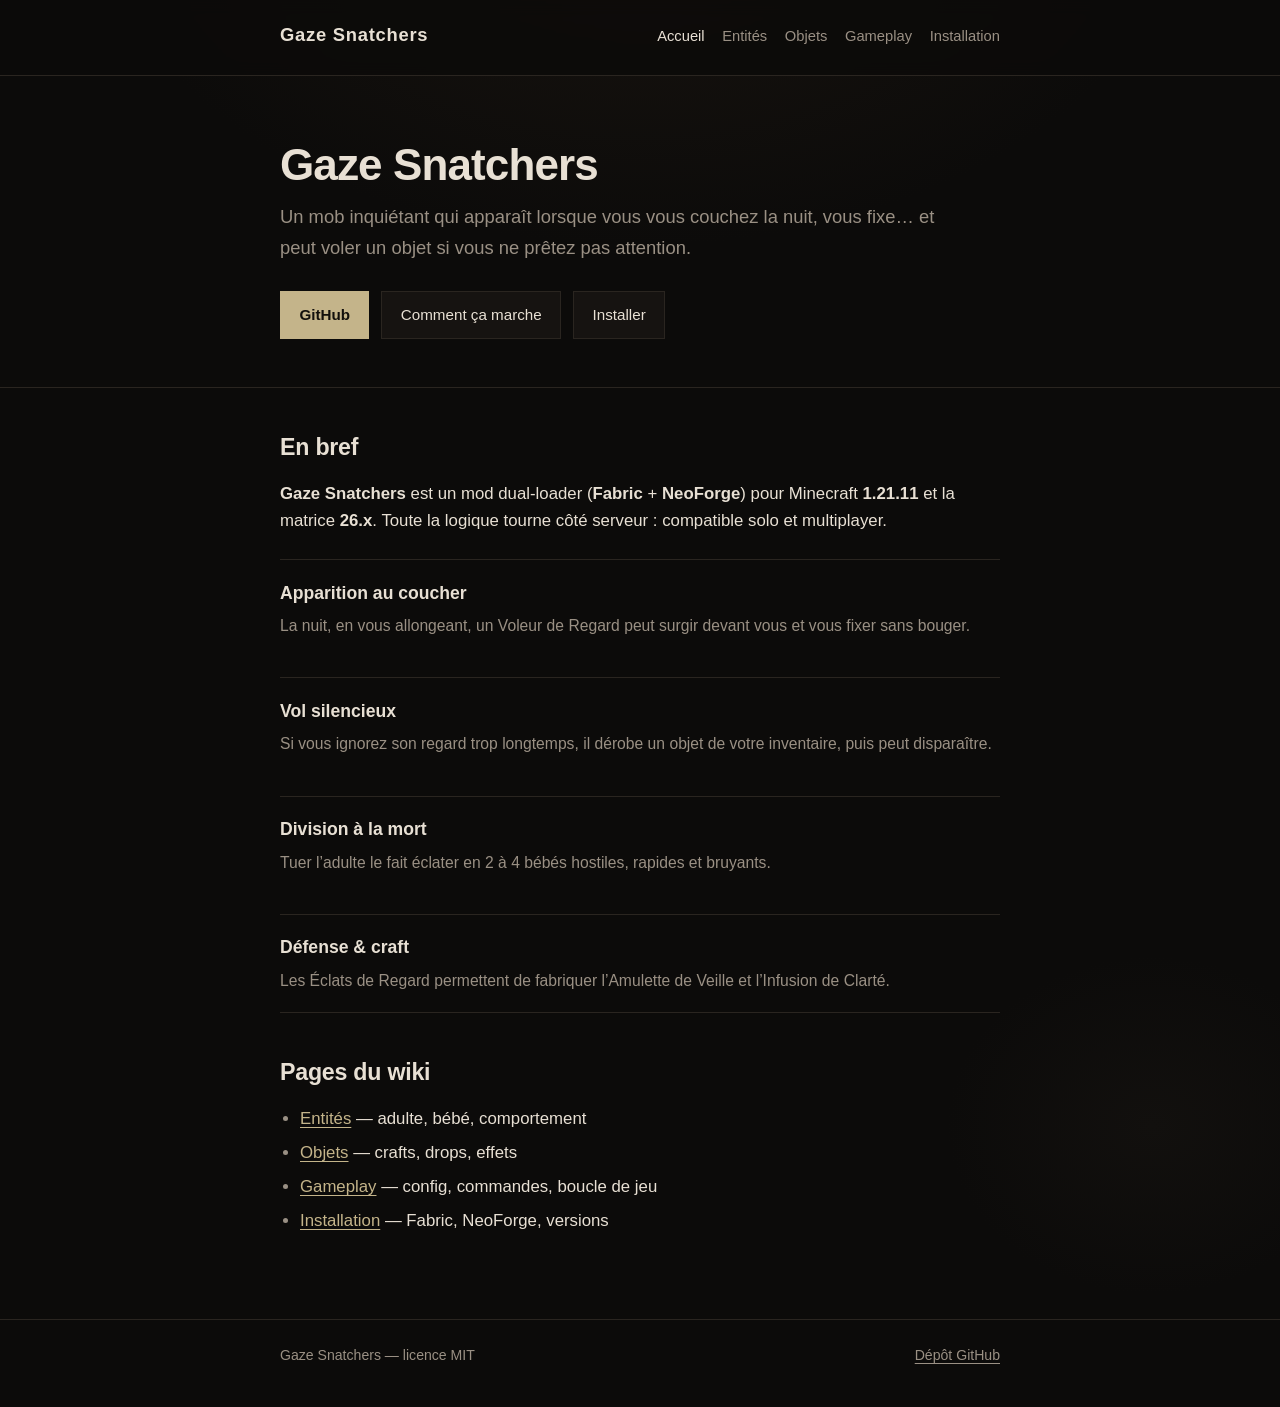
<file: index.html>
<!DOCTYPE html>
<html lang="fr">
<head>
  <meta charset="utf-8">
  <meta name="viewport" content="width=device-width, initial-scale=1">
  <title>Gaze Snatchers — Wiki</title>
  <meta name="description" content="Wiki du mod Minecraft Gaze Snatchers : un mob qui vous fixe pendant votre sommeil et peut voler vos objets.">
  <link rel="stylesheet" href="assets/style.css">
</head>
<body>
  <header class="site-header">
    <div class="wrap">
      <a class="brand" href="index.html">Gaze Snatchers</a>
      <nav>
        <ul class="nav">
          <li><a href="index.html" aria-current="page">Accueil</a></li>
          <li><a href="entities.html">Entités</a></li>
          <li><a href="items.html">Objets</a></li>
          <li><a href="gameplay.html">Gameplay</a></li>
          <li><a href="install.html">Installation</a></li>
        </ul>
      </nav>
    </div>
  </header>

  <section class="hero">
    <div class="wrap">
      <h1>Gaze Snatchers</h1>
      <p class="lead">
        Un mob inquiétant qui apparaît lorsque vous vous couchez la nuit,
        vous fixe… et peut voler un objet si vous ne prêtez pas attention.
      </p>
      <div class="cta-row">
        <a class="btn btn-primary" href="https://github.com/Jason54jg/Gaze-Snatchers">GitHub</a>
        <a class="btn" href="gameplay.html">Comment ça marche</a>
        <a class="btn" href="install.html">Installer</a>
      </div>
    </div>
  </section>

  <main class="wrap">
    <h2>En bref</h2>
    <p>
      <strong>Gaze Snatchers</strong> est un mod dual-loader
      (<strong>Fabric</strong> + <strong>NeoForge</strong>) pour
      Minecraft <strong>1.21.11</strong> et la matrice <strong>26.x</strong>.
      Toute la logique tourne côté serveur : compatible solo et multiplayer.
    </p>

    <div class="features">
      <div class="feature">
        <h3>Apparition au coucher</h3>
        <p>La nuit, en vous allongeant, un Voleur de Regard peut surgir devant vous et vous fixer sans bouger.</p>
      </div>
      <div class="feature">
        <h3>Vol silencieux</h3>
        <p>Si vous ignorez son regard trop longtemps, il dérobe un objet de votre inventaire, puis peut disparaître.</p>
      </div>
      <div class="feature">
        <h3>Division à la mort</h3>
        <p>Tuer l’adulte le fait éclater en 2 à 4 bébés hostiles, rapides et bruyants.</p>
      </div>
      <div class="feature">
        <h3>Défense &amp; craft</h3>
        <p>Les Éclats de Regard permettent de fabriquer l’Amulette de Veille et l’Infusion de Clarté.</p>
      </div>
    </div>

    <h2>Pages du wiki</h2>
    <ul>
      <li><a href="entities.html">Entités</a> — adulte, bébé, comportement</li>
      <li><a href="items.html">Objets</a> — crafts, drops, effets</li>
      <li><a href="gameplay.html">Gameplay</a> — config, commandes, boucle de jeu</li>
      <li><a href="install.html">Installation</a> — Fabric, NeoForge, versions</li>
    </ul>
  </main>

  <footer class="site-footer">
    <div class="wrap">
      <span>Gaze Snatchers — licence MIT</span>
      <a href="https://github.com/Jason54jg/Gaze-Snatchers">Dépôt GitHub</a>
    </div>
  </footer>
</body>
</html>
</file>
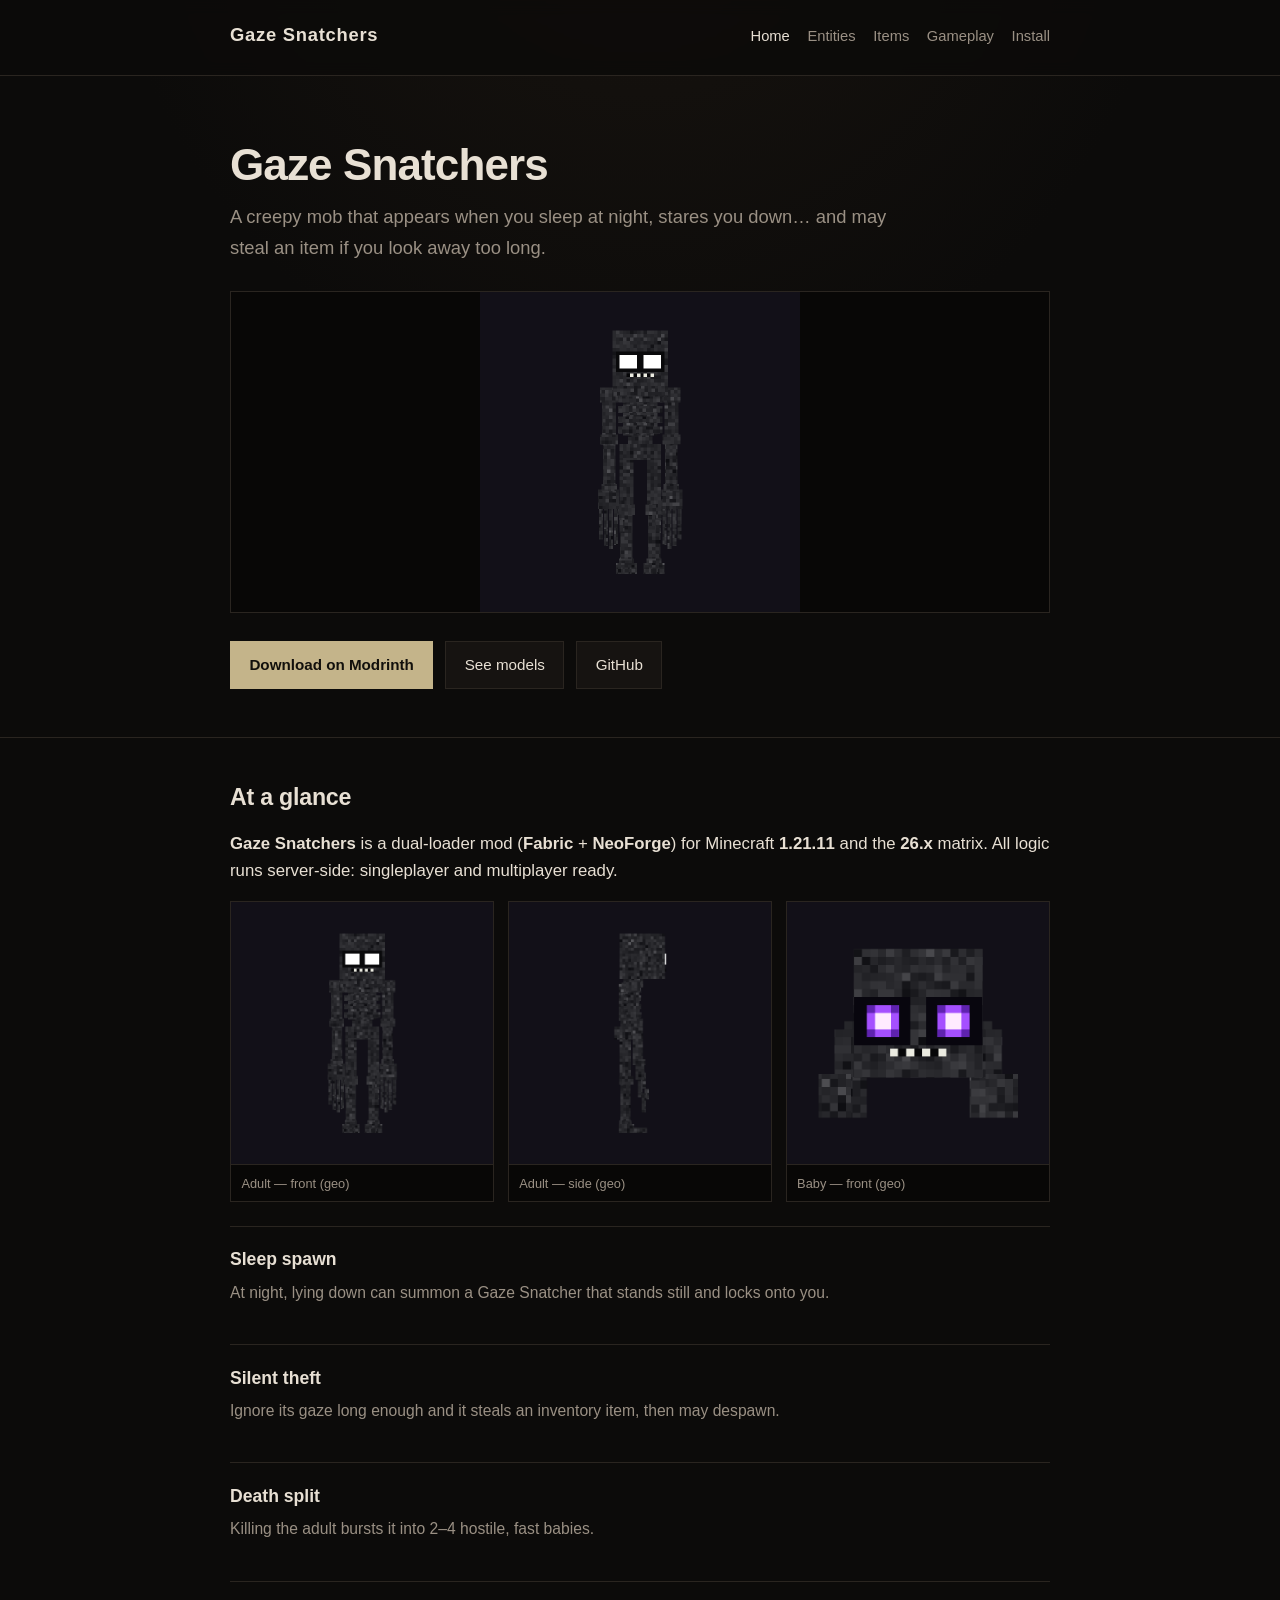
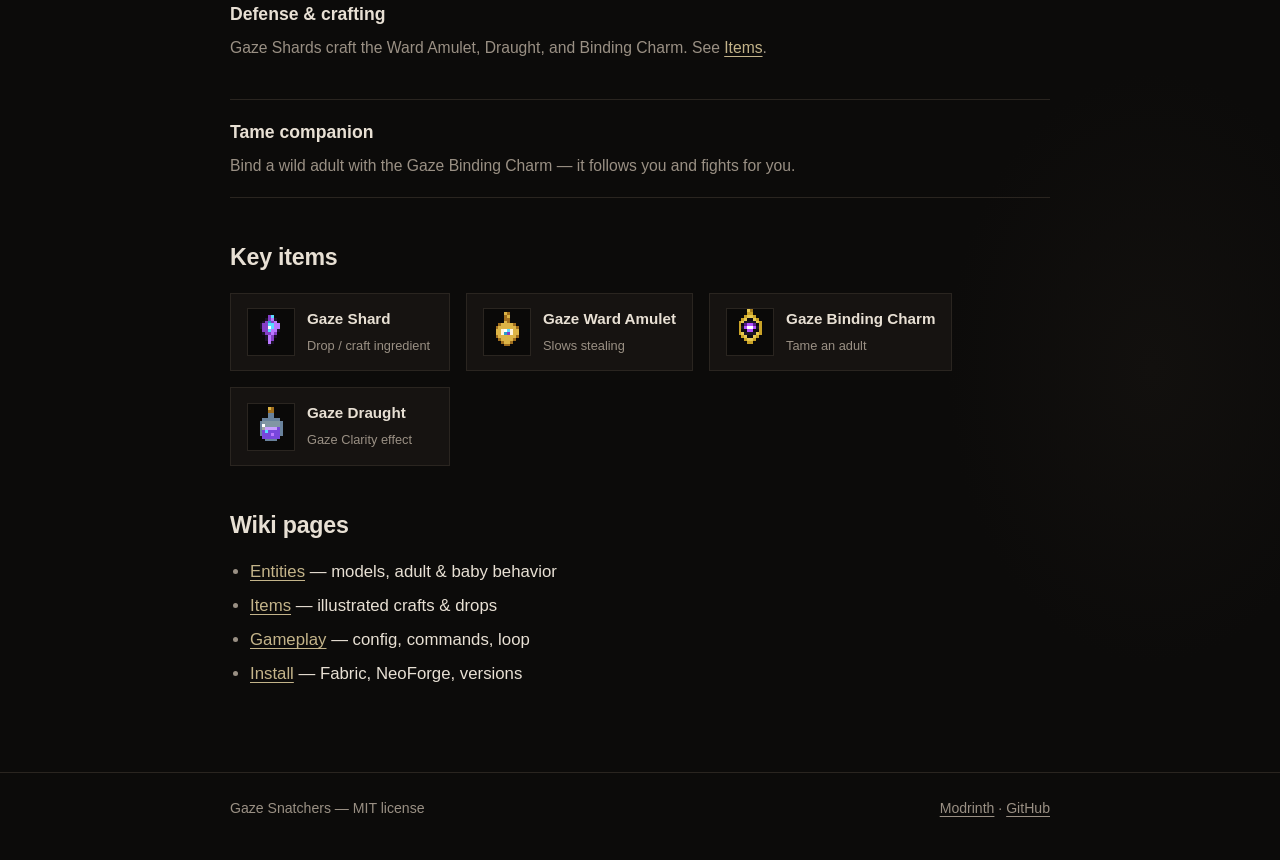
<file: wiki/index.html>
<!DOCTYPE html>
<html lang="en">
<head>
  <meta charset="utf-8">
  <meta name="viewport" content="width=device-width, initial-scale=1">
  <title>Gaze Snatchers — Wiki</title>
  <meta name="description" content="Wiki for the Gaze Snatchers Minecraft mod: sleep spawns, theft, babies, crafting, and taming with the Gaze Binding Charm.">
  <link rel="icon" href="assets/icon.png" type="image/png">
  <link rel="stylesheet" href="assets/style.css">
</head>
<body>
  <header class="site-header">
    <div class="wrap">
      <a class="brand" href="index.html">Gaze Snatchers</a>
      <nav>
        <ul class="nav">
          <li><a href="index.html" aria-current="page">Home</a></li>
          <li><a href="entities.html">Entities</a></li>
          <li><a href="items.html">Items</a></li>
          <li><a href="gameplay.html">Gameplay</a></li>
          <li><a href="install.html">Install</a></li>
        </ul>
      </nav>
    </div>
  </header>

  <section class="hero">
    <div class="wrap">
      <h1>Gaze Snatchers</h1>
      <p class="lead">
        A creepy mob that appears when you sleep at night,
        stares you down… and may steal an item if you look away too long.
      </p>
      <figure class="hero-visual">
        <img src="assets/models/gaze_snatcher_ref_front.png" alt="Gaze Snatcher model, front view with glowing white eyes">
      </figure>
      <div class="cta-row">
        <a class="btn btn-primary" href="https://modrinth.com/project/gaze-snatcher">Download on Modrinth</a>
        <a class="btn" href="entities.html">See models</a>
        <a class="btn" href="https://github.com/Jason54jg/Gaze-Snatchers">GitHub</a>
      </div>
    </div>
  </section>

  <main class="wrap">
    <h2>At a glance</h2>
    <p>
      <strong>Gaze Snatchers</strong> is a dual-loader mod
      (<strong>Fabric</strong> + <strong>NeoForge</strong>) for
      Minecraft <strong>1.21.11</strong> and the <strong>26.x</strong> matrix.
      All logic runs server-side: singleplayer and multiplayer ready.
    </p>

    <div class="gallery">
      <figure>
        <img src="assets/models/gaze_snatcher_ref_front.png" alt="Adult Gaze Snatcher front">
        <figcaption>Adult — front (geo)</figcaption>
      </figure>
      <figure>
        <img src="assets/models/gaze_snatcher_ref_side.png" alt="Adult Gaze Snatcher side">
        <figcaption>Adult — side (geo)</figcaption>
      </figure>
      <figure>
        <img src="assets/models/baby_gaze_snatcher_ref_front.png" alt="Baby Gaze Snatcher front">
        <figcaption>Baby — front (geo)</figcaption>
      </figure>
    </div>

    <div class="features">
      <div class="feature">
        <h3>Sleep spawn</h3>
        <p>At night, lying down can summon a Gaze Snatcher that stands still and locks onto you.</p>
      </div>
      <div class="feature">
        <h3>Silent theft</h3>
        <p>Ignore its gaze long enough and it steals an inventory item, then may despawn.</p>
      </div>
      <div class="feature">
        <h3>Death split</h3>
        <p>Killing the adult bursts it into 2–4 hostile, fast babies.</p>
      </div>
      <div class="feature">
        <h3>Defense &amp; crafting</h3>
        <p>Gaze Shards craft the Ward Amulet, Draught, and Binding Charm. See <a href="items.html">Items</a>.</p>
      </div>
      <div class="feature">
        <h3>Tame companion</h3>
        <p>Bind a wild adult with the Gaze Binding Charm — it follows you and fights for you.</p>
      </div>
    </div>

    <h2>Key items</h2>
    <div class="item-row">
      <div class="item-card">
        <img src="assets/items/gaze_shard.png" alt="">
        <div>
          <strong>Gaze Shard</strong>
          <span>Drop / craft ingredient</span>
        </div>
      </div>
      <div class="item-card">
        <img src="assets/items/gaze_ward_amulet.png" alt="">
        <div>
          <strong>Gaze Ward Amulet</strong>
          <span>Slows stealing</span>
        </div>
      </div>
      <div class="item-card">
        <img src="assets/items/gaze_binding_charm.png" alt="">
        <div>
          <strong>Gaze Binding Charm</strong>
          <span>Tame an adult</span>
        </div>
      </div>
      <div class="item-card">
        <img src="assets/items/gaze_draught.png" alt="">
        <div>
          <strong>Gaze Draught</strong>
          <span>Gaze Clarity effect</span>
        </div>
      </div>
    </div>

    <h2>Wiki pages</h2>
    <ul>
      <li><a href="entities.html">Entities</a> — models, adult &amp; baby behavior</li>
      <li><a href="items.html">Items</a> — illustrated crafts &amp; drops</li>
      <li><a href="gameplay.html">Gameplay</a> — config, commands, loop</li>
      <li><a href="install.html">Install</a> — Fabric, NeoForge, versions</li>
    </ul>
  </main>

  <footer class="site-footer">
    <div class="wrap">
      <span>Gaze Snatchers — MIT license</span>
      <span><a href="https://modrinth.com/project/gaze-snatcher">Modrinth</a> · <a href="https://github.com/Jason54jg/Gaze-Snatchers">GitHub</a></span>
    </div>
  </footer>
</body>
</html>
</file>
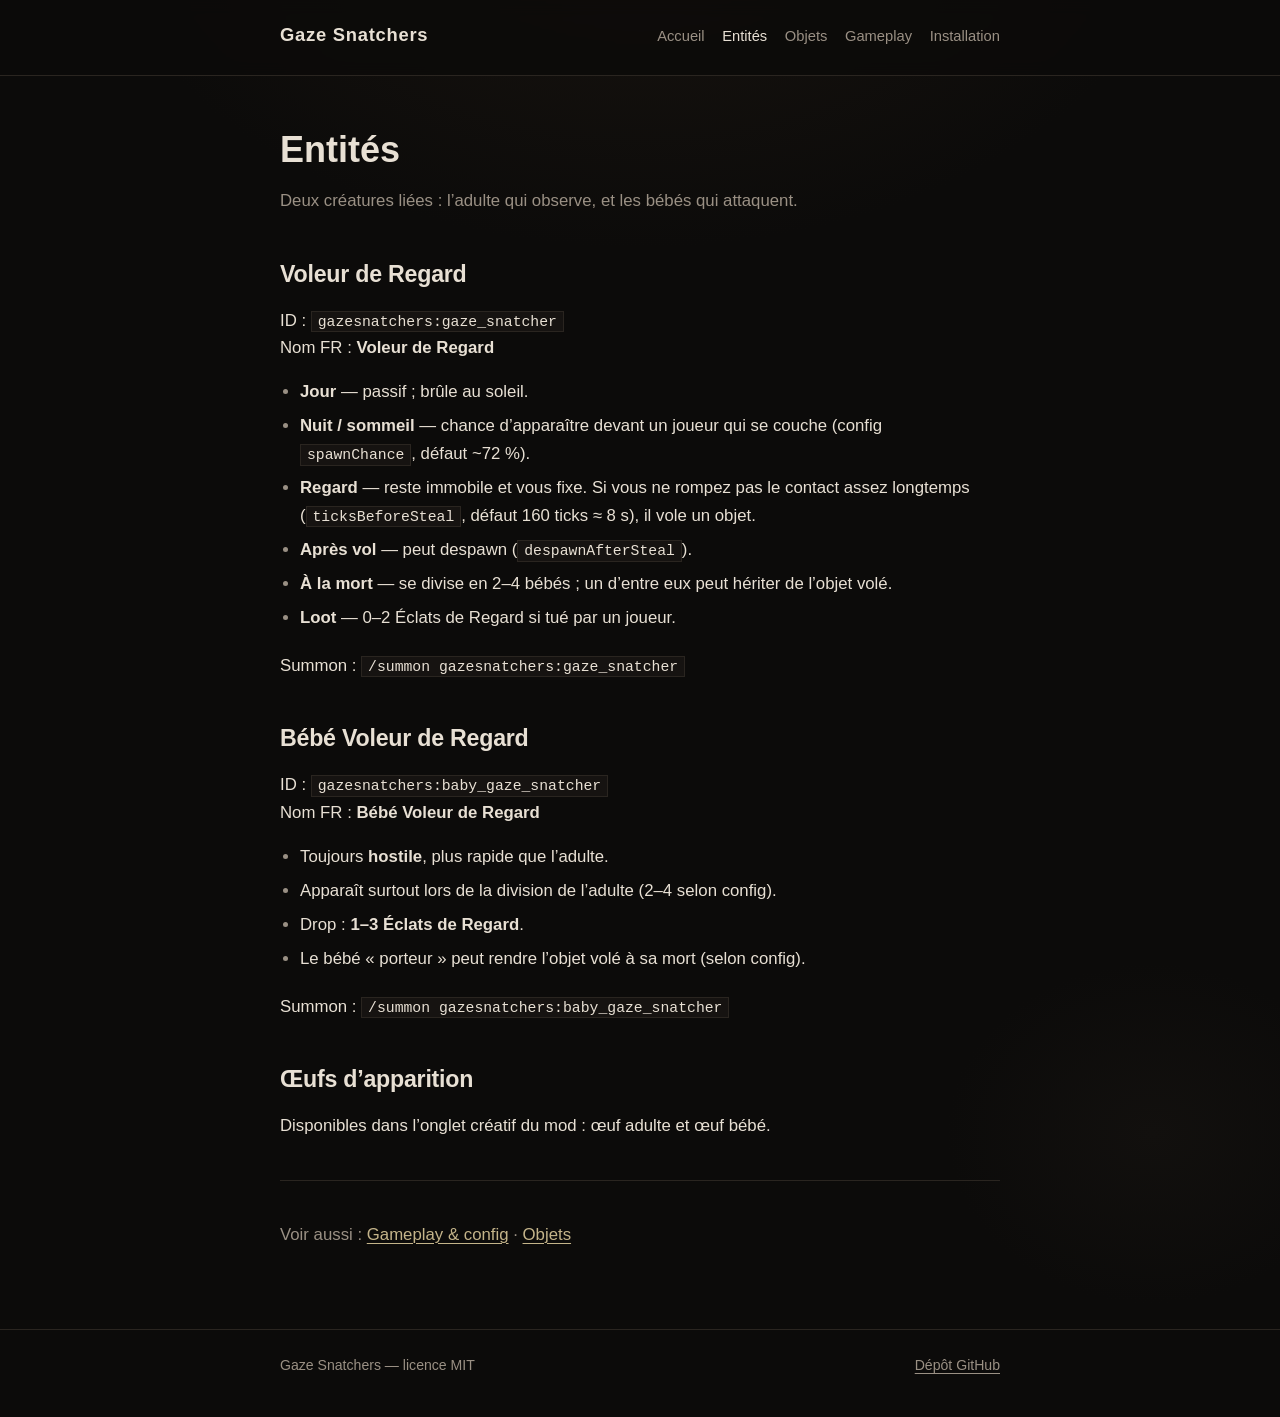
<file: entities.html>
<!DOCTYPE html>
<html lang="fr">
<head>
  <meta charset="utf-8">
  <meta name="viewport" content="width=device-width, initial-scale=1">
  <title>Entités — Gaze Snatchers</title>
  <meta name="description" content="Voleur de Regard et Bébé Voleur de Regard : comportement, spawn et loot.">
  <link rel="stylesheet" href="assets/style.css">
</head>
<body>
  <header class="site-header">
    <div class="wrap">
      <a class="brand" href="index.html">Gaze Snatchers</a>
      <nav>
        <ul class="nav">
          <li><a href="index.html">Accueil</a></li>
          <li><a href="entities.html" aria-current="page">Entités</a></li>
          <li><a href="items.html">Objets</a></li>
          <li><a href="gameplay.html">Gameplay</a></li>
          <li><a href="install.html">Installation</a></li>
        </ul>
      </nav>
    </div>
  </header>

  <main class="wrap" style="padding-top: 2.75rem;">
    <h1 style="font-size: clamp(1.75rem, 4vw, 2.25rem); margin: 0 0 0.5rem;">Entités</h1>
    <p class="muted">Deux créatures liées : l’adulte qui observe, et les bébés qui attaquent.</p>

    <h2>Voleur de Regard</h2>
    <p>
      ID : <code>gazesnatchers:gaze_snatcher</code><br>
      Nom FR : <strong>Voleur de Regard</strong>
    </p>
    <ul>
      <li><strong>Jour</strong> — passif ; brûle au soleil.</li>
      <li><strong>Nuit / sommeil</strong> — chance d’apparaître devant un joueur qui se couche (config <code>spawnChance</code>, défaut ~72&nbsp;%).</li>
      <li><strong>Regard</strong> — reste immobile et vous fixe. Si vous ne rompez pas le contact assez longtemps (<code>ticksBeforeSteal</code>, défaut 160 ticks ≈ 8&nbsp;s), il vole un objet.</li>
      <li><strong>Après vol</strong> — peut despawn (<code>despawnAfterSteal</code>).</li>
      <li><strong>À la mort</strong> — se divise en 2–4 bébés ; un d’entre eux peut hériter de l’objet volé.</li>
      <li><strong>Loot</strong> — 0–2 Éclats de Regard si tué par un joueur.</li>
    </ul>
    <p>Summon : <code>/summon gazesnatchers:gaze_snatcher</code></p>

    <h2>Bébé Voleur de Regard</h2>
    <p>
      ID : <code>gazesnatchers:baby_gaze_snatcher</code><br>
      Nom FR : <strong>Bébé Voleur de Regard</strong>
    </p>
    <ul>
      <li>Toujours <strong>hostile</strong>, plus rapide que l’adulte.</li>
      <li>Apparaît surtout lors de la division de l’adulte (2–4 selon config).</li>
      <li>Drop : <strong>1–3 Éclats de Regard</strong>.</li>
      <li>Le bébé « porteur » peut rendre l’objet volé à sa mort (selon config).</li>
    </ul>
    <p>Summon : <code>/summon gazesnatchers:baby_gaze_snatcher</code></p>

    <h2>Œufs d’apparition</h2>
    <p>
      Disponibles dans l’onglet créatif du mod :
      œuf adulte et œuf bébé.
    </p>

    <hr>
    <p class="muted">Voir aussi : <a href="gameplay.html">Gameplay &amp; config</a> · <a href="items.html">Objets</a></p>
  </main>

  <footer class="site-footer">
    <div class="wrap">
      <span>Gaze Snatchers — licence MIT</span>
      <a href="https://github.com/Jason54jg/Gaze-Snatchers">Dépôt GitHub</a>
    </div>
  </footer>
</body>
</html>
</file>
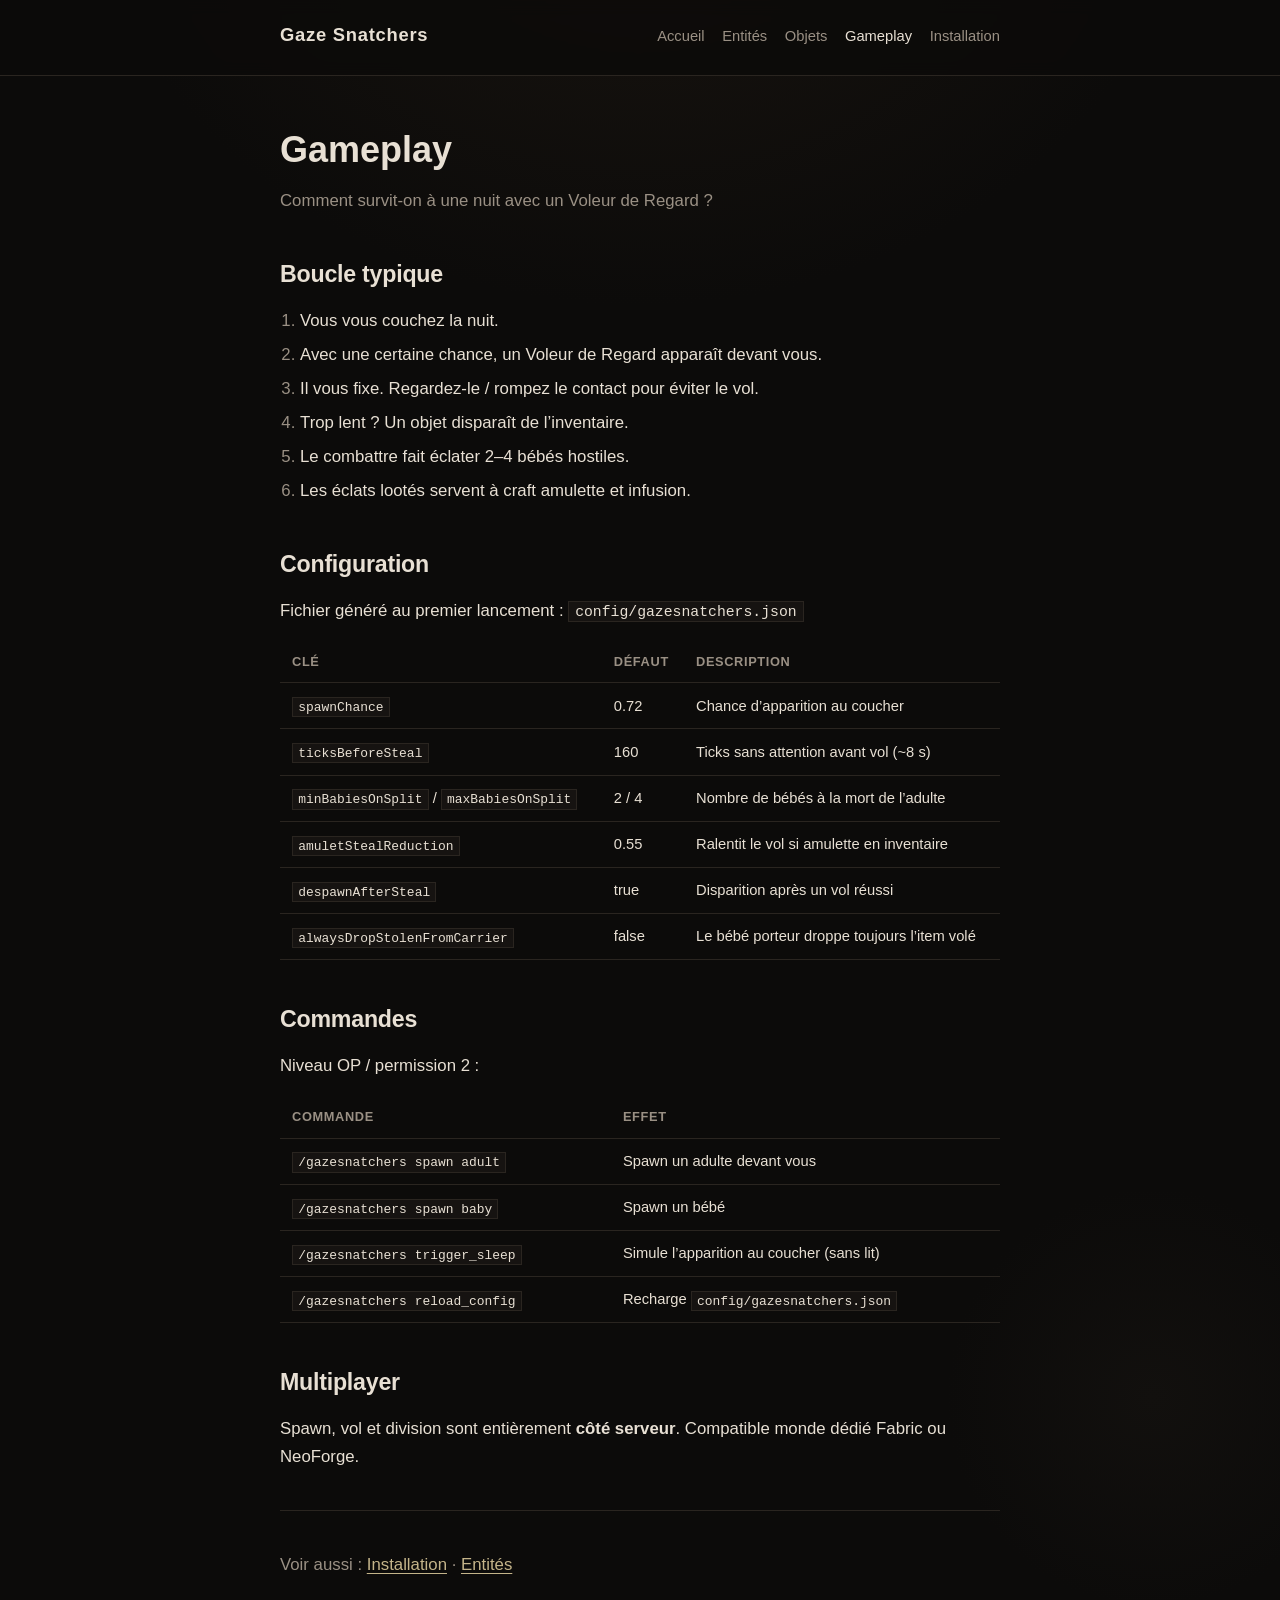
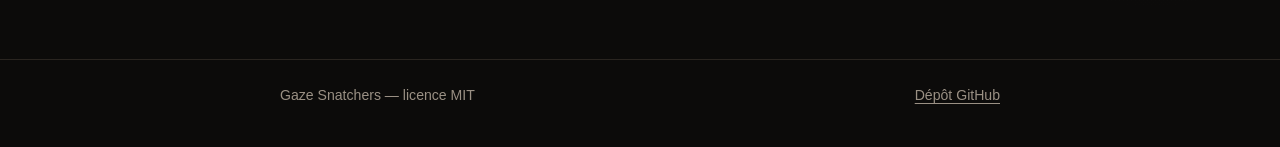
<file: gameplay.html>
<!DOCTYPE html>
<html lang="fr">
<head>
  <meta charset="utf-8">
  <meta name="viewport" content="width=device-width, initial-scale=1">
  <title>Gameplay — Gaze Snatchers</title>
  <meta name="description" content="Boucle de jeu, configuration et commandes debug du mod Gaze Snatchers.">
  <link rel="stylesheet" href="assets/style.css">
</head>
<body>
  <header class="site-header">
    <div class="wrap">
      <a class="brand" href="index.html">Gaze Snatchers</a>
      <nav>
        <ul class="nav">
          <li><a href="index.html">Accueil</a></li>
          <li><a href="entities.html">Entités</a></li>
          <li><a href="items.html">Objets</a></li>
          <li><a href="gameplay.html" aria-current="page">Gameplay</a></li>
          <li><a href="install.html">Installation</a></li>
        </ul>
      </nav>
    </div>
  </header>

  <main class="wrap" style="padding-top: 2.75rem;">
    <h1 style="font-size: clamp(1.75rem, 4vw, 2.25rem); margin: 0 0 0.5rem;">Gameplay</h1>
    <p class="muted">Comment survit-on à une nuit avec un Voleur de Regard&nbsp;?</p>

    <h2>Boucle typique</h2>
    <ol>
      <li>Vous vous couchez la nuit.</li>
      <li>Avec une certaine chance, un Voleur de Regard apparaît devant vous.</li>
      <li>Il vous fixe. Regardez-le / rompez le contact pour éviter le vol.</li>
      <li>Trop lent&nbsp;? Un objet disparaît de l’inventaire.</li>
      <li>Le combattre fait éclater 2–4 bébés hostiles.</li>
      <li>Les éclats lootés servent à craft amulette et infusion.</li>
    </ol>

    <h2>Configuration</h2>
    <p>
      Fichier généré au premier lancement&nbsp;:
      <code>config/gazesnatchers.json</code>
    </p>

    <div class="table-wrap">
      <table>
        <thead>
          <tr>
            <th>Clé</th>
            <th>Défaut</th>
            <th>Description</th>
          </tr>
        </thead>
        <tbody>
          <tr>
            <td><code>spawnChance</code></td>
            <td>0.72</td>
            <td>Chance d’apparition au coucher</td>
          </tr>
          <tr>
            <td><code>ticksBeforeSteal</code></td>
            <td>160</td>
            <td>Ticks sans attention avant vol (~8&nbsp;s)</td>
          </tr>
          <tr>
            <td><code>minBabiesOnSplit</code> / <code>maxBabiesOnSplit</code></td>
            <td>2 / 4</td>
            <td>Nombre de bébés à la mort de l’adulte</td>
          </tr>
          <tr>
            <td><code>amuletStealReduction</code></td>
            <td>0.55</td>
            <td>Ralentit le vol si amulette en inventaire</td>
          </tr>
          <tr>
            <td><code>despawnAfterSteal</code></td>
            <td>true</td>
            <td>Disparition après un vol réussi</td>
          </tr>
          <tr>
            <td><code>alwaysDropStolenFromCarrier</code></td>
            <td>false</td>
            <td>Le bébé porteur droppe toujours l’item volé</td>
          </tr>
        </tbody>
      </table>
    </div>

    <h2>Commandes</h2>
    <p>Niveau OP / permission 2&nbsp;:</p>
    <div class="table-wrap">
      <table>
        <thead>
          <tr>
            <th>Commande</th>
            <th>Effet</th>
          </tr>
        </thead>
        <tbody>
          <tr>
            <td><code>/gazesnatchers spawn adult</code></td>
            <td>Spawn un adulte devant vous</td>
          </tr>
          <tr>
            <td><code>/gazesnatchers spawn baby</code></td>
            <td>Spawn un bébé</td>
          </tr>
          <tr>
            <td><code>/gazesnatchers trigger_sleep</code></td>
            <td>Simule l’apparition au coucher (sans lit)</td>
          </tr>
          <tr>
            <td><code>/gazesnatchers reload_config</code></td>
            <td>Recharge <code>config/gazesnatchers.json</code></td>
          </tr>
        </tbody>
      </table>
    </div>

    <h2>Multiplayer</h2>
    <p>
      Spawn, vol et division sont entièrement <strong>côté serveur</strong>.
      Compatible monde dédié Fabric ou NeoForge.
    </p>

    <hr>
    <p class="muted">Voir aussi : <a href="install.html">Installation</a> · <a href="entities.html">Entités</a></p>
  </main>

  <footer class="site-footer">
    <div class="wrap">
      <span>Gaze Snatchers — licence MIT</span>
      <a href="https://github.com/Jason54jg/Gaze-Snatchers">Dépôt GitHub</a>
    </div>
  </footer>
</body>
</html>
</file>
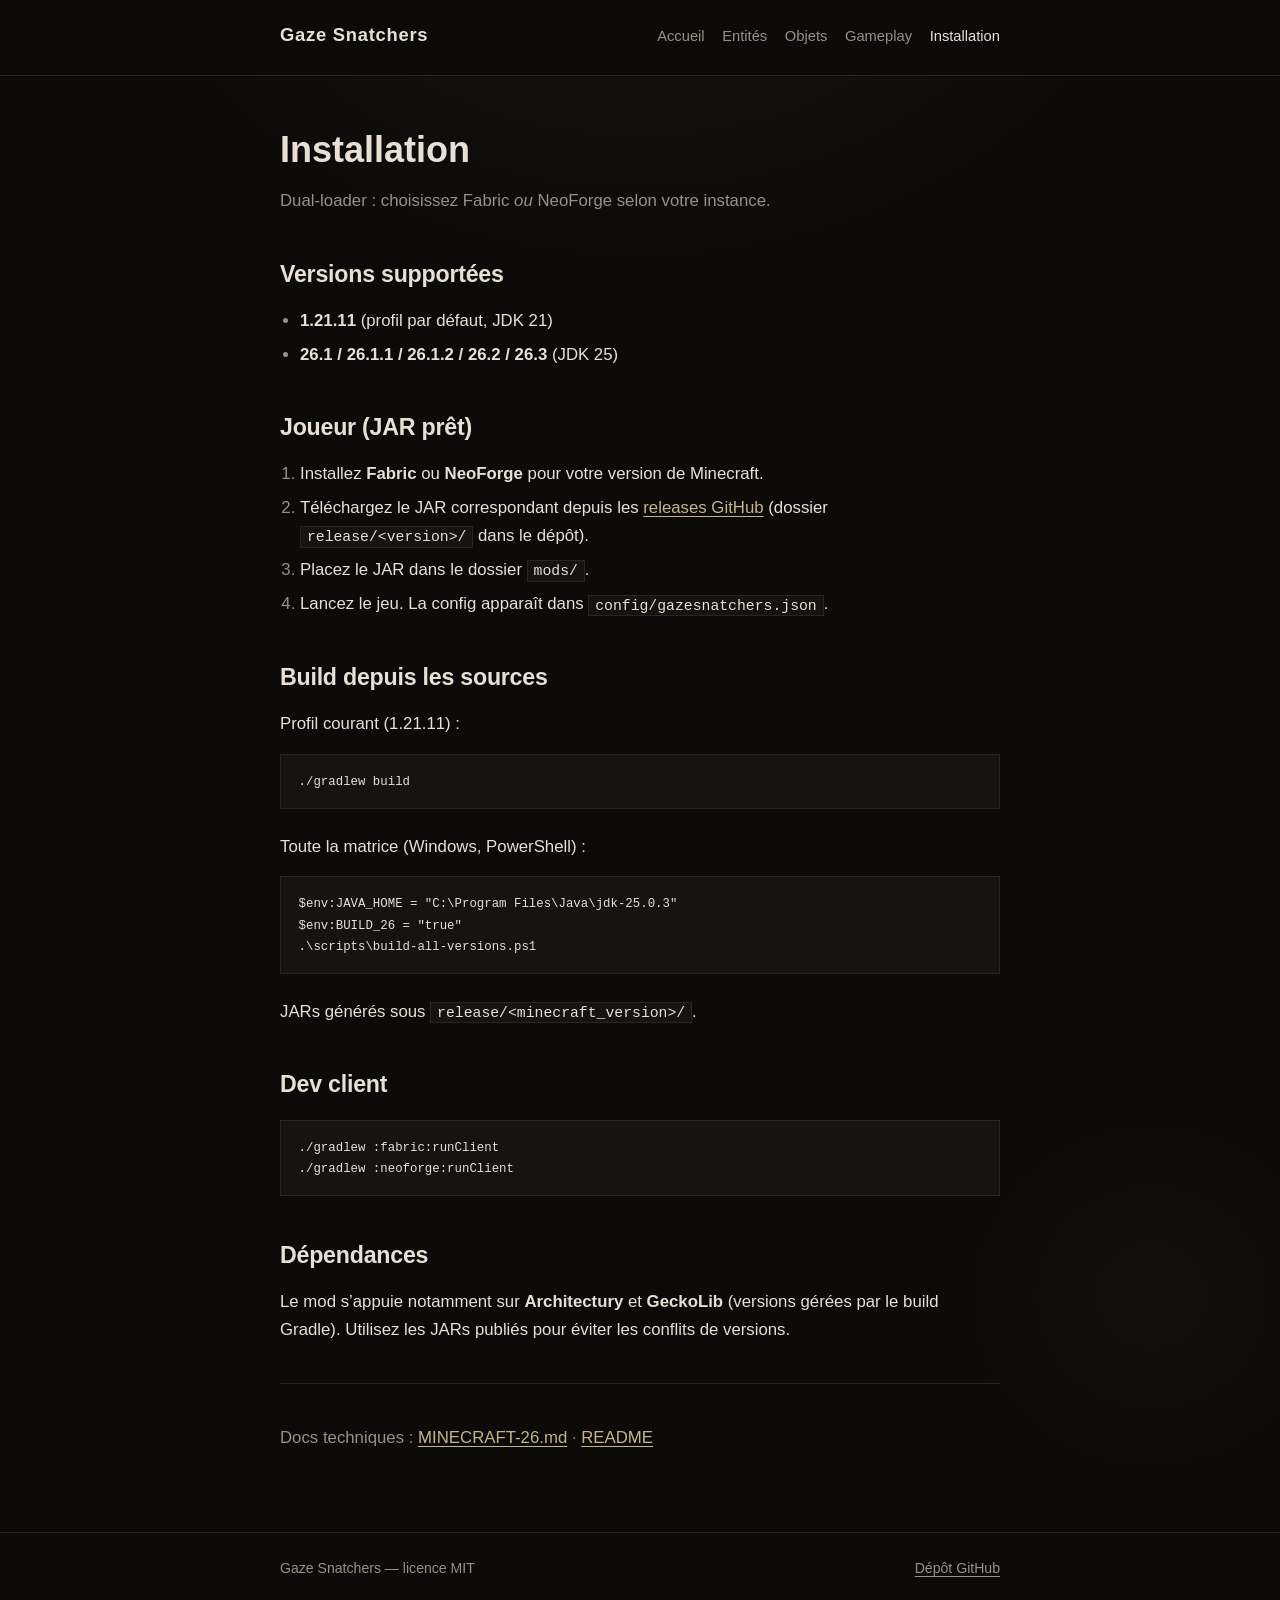
<file: install.html>
<!DOCTYPE html>
<html lang="fr">
<head>
  <meta charset="utf-8">
  <meta name="viewport" content="width=device-width, initial-scale=1">
  <title>Installation — Gaze Snatchers</title>
  <meta name="description" content="Installer Gaze Snatchers sur Fabric ou NeoForge (1.21.11 et 26.x).">
  <link rel="stylesheet" href="assets/style.css">
</head>
<body>
  <header class="site-header">
    <div class="wrap">
      <a class="brand" href="index.html">Gaze Snatchers</a>
      <nav>
        <ul class="nav">
          <li><a href="index.html">Accueil</a></li>
          <li><a href="entities.html">Entités</a></li>
          <li><a href="items.html">Objets</a></li>
          <li><a href="gameplay.html">Gameplay</a></li>
          <li><a href="install.html" aria-current="page">Installation</a></li>
        </ul>
      </nav>
    </div>
  </header>

  <main class="wrap" style="padding-top: 2.75rem;">
    <h1 style="font-size: clamp(1.75rem, 4vw, 2.25rem); margin: 0 0 0.5rem;">Installation</h1>
    <p class="muted">Dual-loader : choisissez Fabric <em>ou</em> NeoForge selon votre instance.</p>

    <h2>Versions supportées</h2>
    <ul>
      <li><strong>1.21.11</strong> (profil par défaut, JDK 21)</li>
      <li><strong>26.1 / 26.1.1 / 26.1.2 / 26.2 / 26.3</strong> (JDK 25)</li>
    </ul>

    <h2>Joueur (JAR prêt)</h2>
    <ol>
      <li>Installez <strong>Fabric</strong> ou <strong>NeoForge</strong> pour votre version de Minecraft.</li>
      <li>Téléchargez le JAR correspondant depuis les
        <a href="https://github.com/Jason54jg/Gaze-Snatchers/releases">releases GitHub</a>
        (dossier <code>release/&lt;version&gt;/</code> dans le dépôt).</li>
      <li>Placez le JAR dans le dossier <code>mods/</code>.</li>
      <li>Lancez le jeu. La config apparaît dans <code>config/gazesnatchers.json</code>.</li>
    </ol>

    <h2>Build depuis les sources</h2>
    <p>Profil courant (1.21.11)&nbsp;:</p>
    <pre><code>./gradlew build</code></pre>
    <p>Toute la matrice (Windows, PowerShell)&nbsp;:</p>
    <pre><code>$env:JAVA_HOME = "C:\Program Files\Java\jdk-25.0.3"
$env:BUILD_26 = "true"
.\scripts\build-all-versions.ps1</code></pre>
    <p>JARs générés sous <code>release/&lt;minecraft_version&gt;/</code>.</p>

    <h2>Dev client</h2>
    <pre><code>./gradlew :fabric:runClient
./gradlew :neoforge:runClient</code></pre>

    <h2>Dépendances</h2>
    <p>
      Le mod s’appuie notamment sur <strong>Architectury</strong> et
      <strong>GeckoLib</strong> (versions gérées par le build Gradle).
      Utilisez les JARs publiés pour éviter les conflits de versions.
    </p>

    <hr>
    <p class="muted">
      Docs techniques :
      <a href="https://github.com/Jason54jg/Gaze-Snatchers/blob/main/docs/MINECRAFT-26.md">MINECRAFT-26.md</a>
      ·
      <a href="https://github.com/Jason54jg/Gaze-Snatchers">README</a>
    </p>
  </main>

  <footer class="site-footer">
    <div class="wrap">
      <span>Gaze Snatchers — licence MIT</span>
      <a href="https://github.com/Jason54jg/Gaze-Snatchers">Dépôt GitHub</a>
    </div>
  </footer>
</body>
</html>
</file>
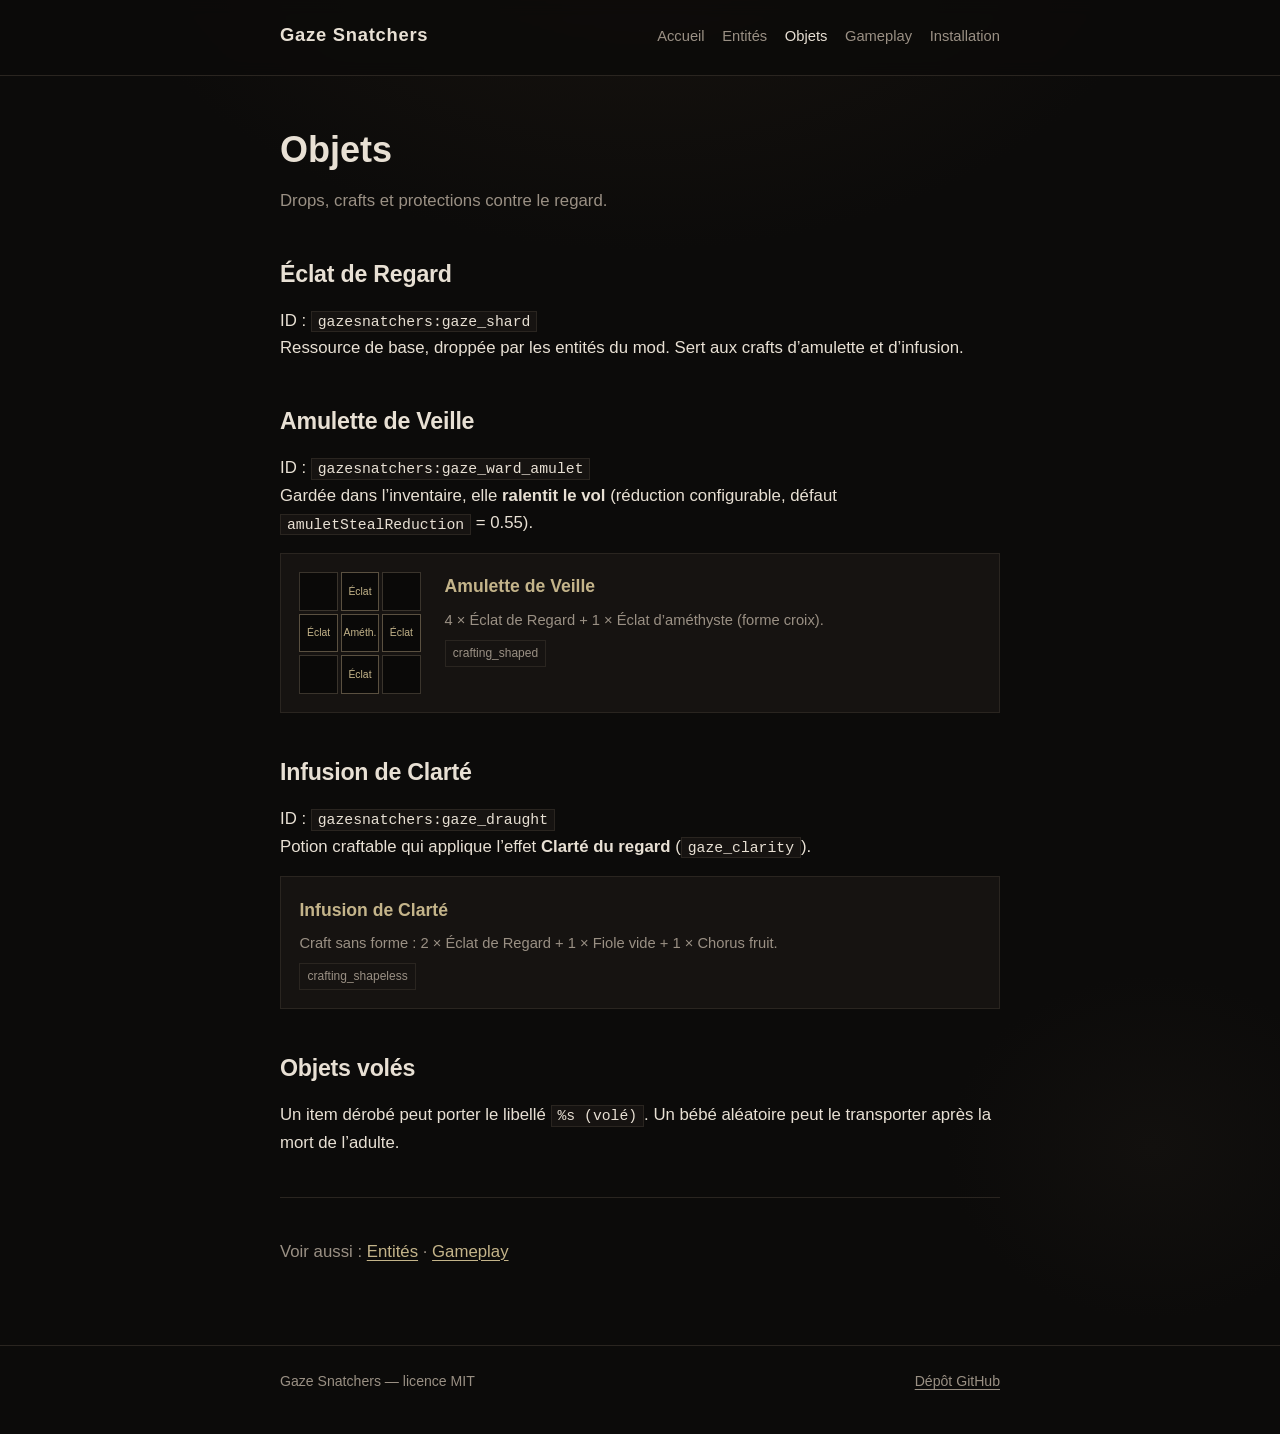
<file: items.html>
<!DOCTYPE html>
<html lang="fr">
<head>
  <meta charset="utf-8">
  <meta name="viewport" content="width=device-width, initial-scale=1">
  <title>Objets — Gaze Snatchers</title>
  <meta name="description" content="Éclat de Regard, Amulette de Veille, Infusion de Clarté et recettes.">
  <link rel="stylesheet" href="assets/style.css">
</head>
<body>
  <header class="site-header">
    <div class="wrap">
      <a class="brand" href="index.html">Gaze Snatchers</a>
      <nav>
        <ul class="nav">
          <li><a href="index.html">Accueil</a></li>
          <li><a href="entities.html">Entités</a></li>
          <li><a href="items.html" aria-current="page">Objets</a></li>
          <li><a href="gameplay.html">Gameplay</a></li>
          <li><a href="install.html">Installation</a></li>
        </ul>
      </nav>
    </div>
  </header>

  <main class="wrap" style="padding-top: 2.75rem;">
    <h1 style="font-size: clamp(1.75rem, 4vw, 2.25rem); margin: 0 0 0.5rem;">Objets</h1>
    <p class="muted">Drops, crafts et protections contre le regard.</p>

    <h2>Éclat de Regard</h2>
    <p>
      ID : <code>gazesnatchers:gaze_shard</code><br>
      Ressource de base, droppée par les entités du mod.
      Sert aux crafts d’amulette et d’infusion.
    </p>

    <h2>Amulette de Veille</h2>
    <p>
      ID : <code>gazesnatchers:gaze_ward_amulet</code><br>
      Gardée dans l’inventaire, elle <strong>ralentit le vol</strong>
      (réduction configurable, défaut <code>amuletStealReduction</code> = 0.55).
    </p>

    <div class="craft">
      <div class="craft-grid" aria-hidden="true">
        <div class="slot"></div>
        <div class="slot filled">Éclat</div>
        <div class="slot"></div>
        <div class="slot filled">Éclat</div>
        <div class="slot filled">Améth.</div>
        <div class="slot filled">Éclat</div>
        <div class="slot"></div>
        <div class="slot filled">Éclat</div>
        <div class="slot"></div>
      </div>
      <div class="craft-meta">
        <h3>Amulette de Veille</h3>
        <p>4 × Éclat de Regard + 1 × Éclat d’améthyste (forme croix).</p>
        <span class="tag">crafting_shaped</span>
      </div>
    </div>

    <h2>Infusion de Clarté</h2>
    <p>
      ID : <code>gazesnatchers:gaze_draught</code><br>
      Potion craftable qui applique l’effet
      <strong>Clarté du regard</strong> (<code>gaze_clarity</code>).
    </p>

    <div class="craft">
      <div class="craft-meta" style="grid-column: 1 / -1;">
        <h3>Infusion de Clarté</h3>
        <p>
          Craft sans forme : 2 × Éclat de Regard + 1 × Fiole vide + 1 × Chorus fruit.
        </p>
        <span class="tag">crafting_shapeless</span>
      </div>
    </div>

    <h2>Objets volés</h2>
    <p>
      Un item dérobé peut porter le libellé
      <code>%s (volé)</code>. Un bébé aléatoire peut le transporter
      après la mort de l’adulte.
    </p>

    <hr>
    <p class="muted">Voir aussi : <a href="entities.html">Entités</a> · <a href="gameplay.html">Gameplay</a></p>
  </main>

  <footer class="site-footer">
    <div class="wrap">
      <span>Gaze Snatchers — licence MIT</span>
      <a href="https://github.com/Jason54jg/Gaze-Snatchers">Dépôt GitHub</a>
    </div>
  </footer>
</body>
</html>
</file>
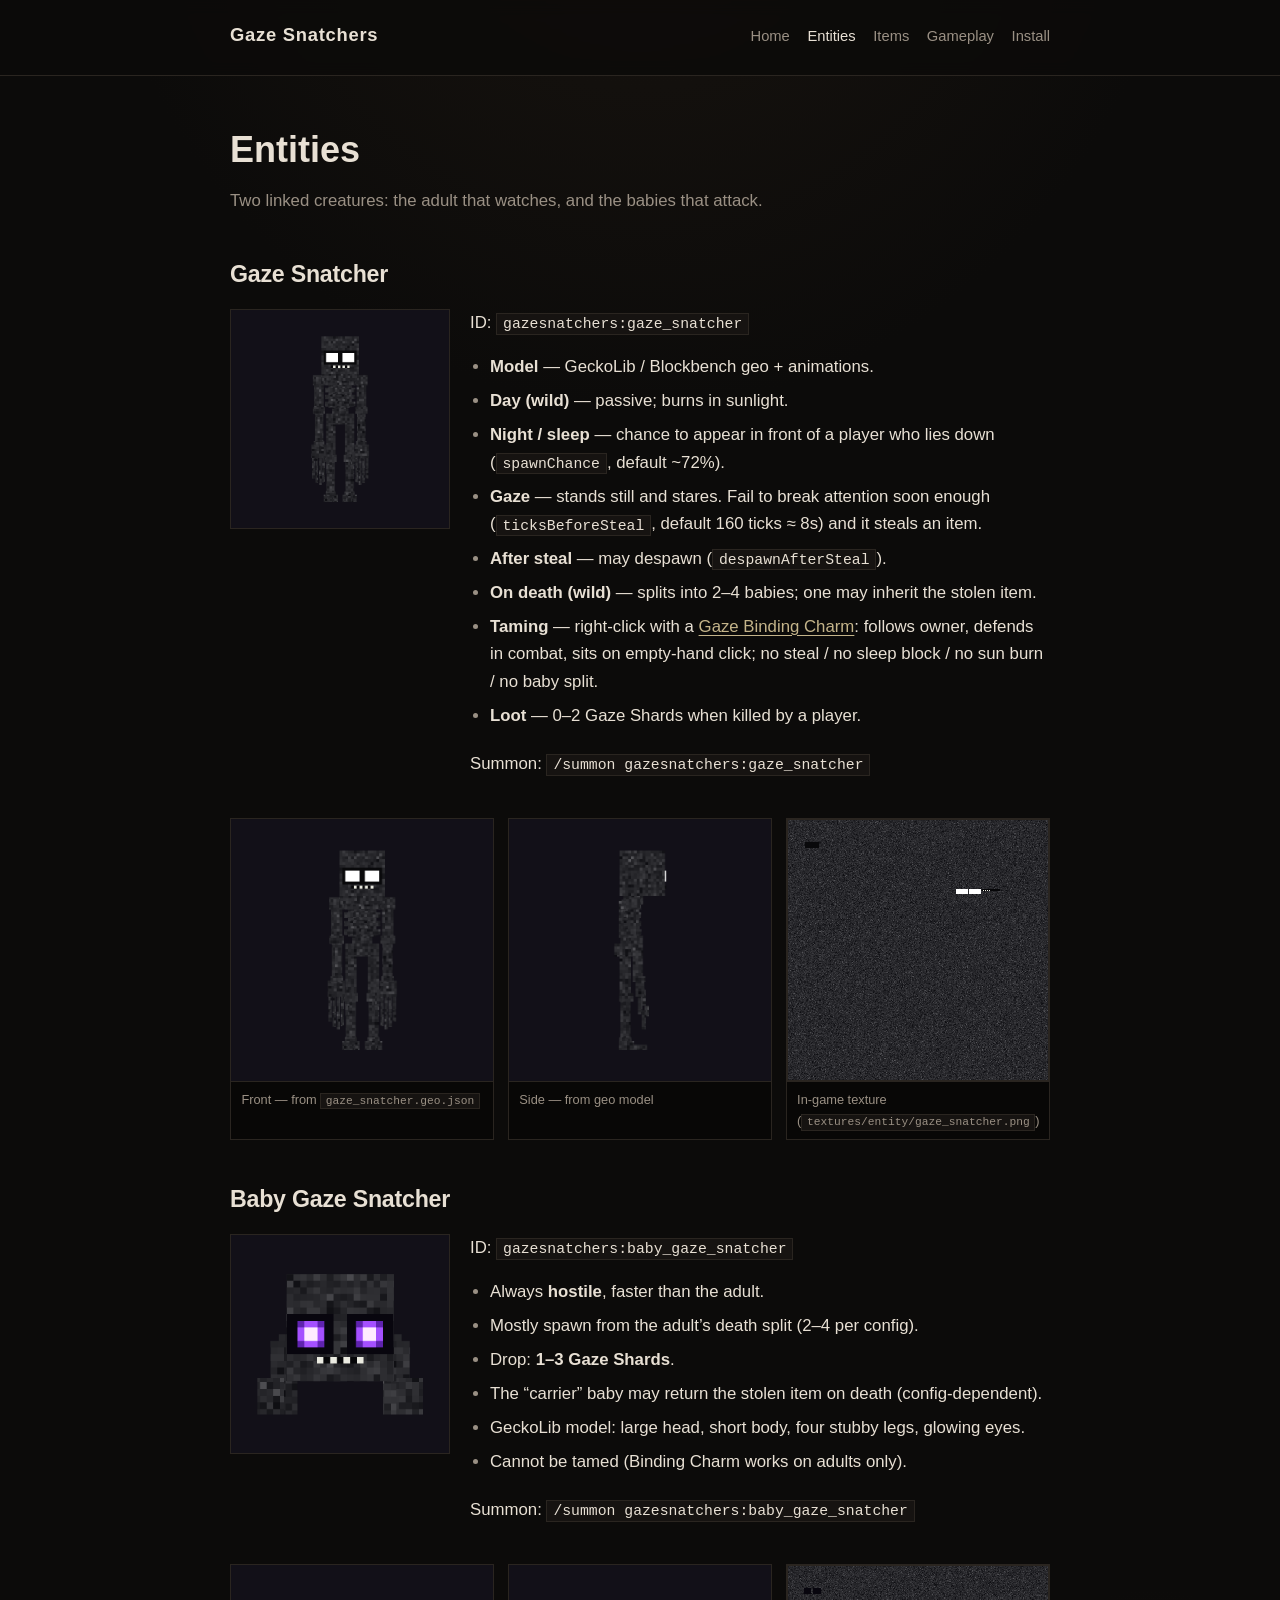
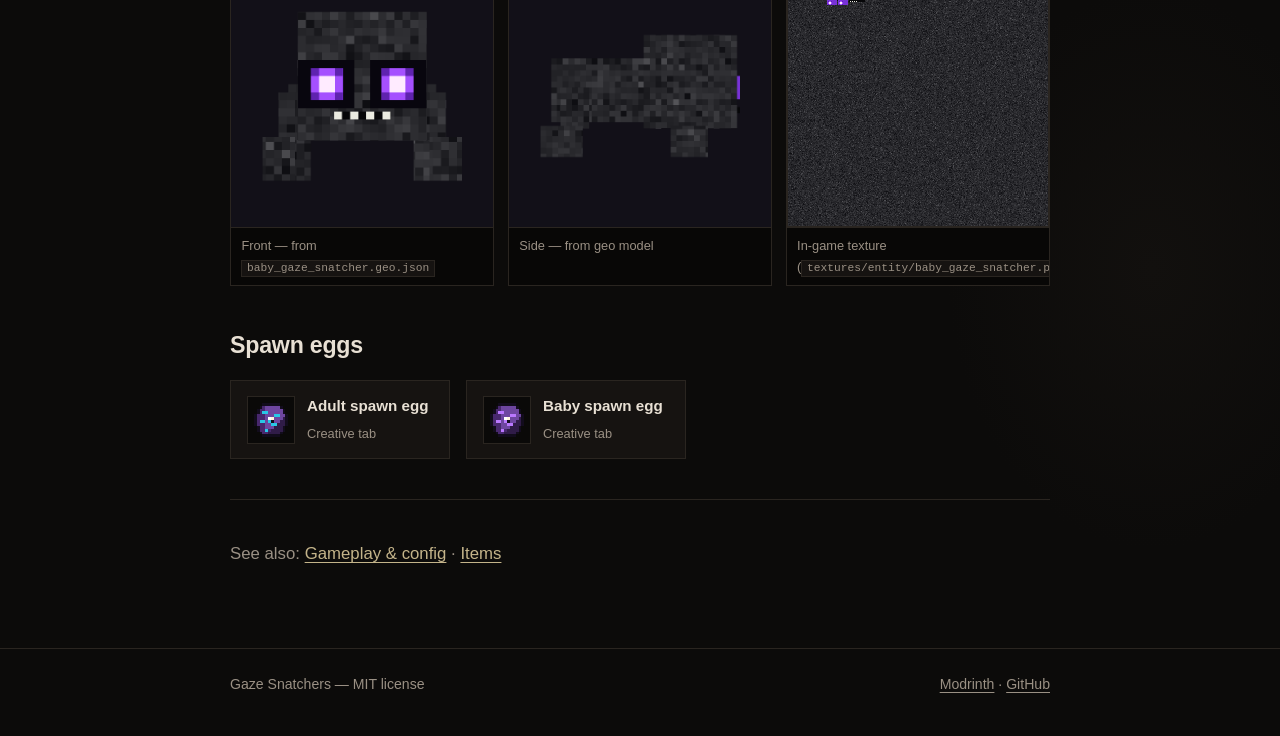
<file: wiki/entities.html>
<!DOCTYPE html>
<html lang="en">
<head>
  <meta charset="utf-8">
  <meta name="viewport" content="width=device-width, initial-scale=1">
  <title>Entities — Gaze Snatchers</title>
  <meta name="description" content="Gaze Snatcher and Baby Gaze Snatcher: GeckoLib models, wild behavior, taming, spawn, and loot.">
  <link rel="icon" href="assets/icon.png" type="image/png">
  <link rel="stylesheet" href="assets/style.css">
</head>
<body>
  <header class="site-header">
    <div class="wrap">
      <a class="brand" href="index.html">Gaze Snatchers</a>
      <nav>
        <ul class="nav">
          <li><a href="index.html">Home</a></li>
          <li><a href="entities.html" aria-current="page">Entities</a></li>
          <li><a href="items.html">Items</a></li>
          <li><a href="gameplay.html">Gameplay</a></li>
          <li><a href="install.html">Install</a></li>
        </ul>
      </nav>
    </div>
  </header>

  <main class="wrap" style="padding-top: 2.75rem;">
    <h1 style="font-size: clamp(1.75rem, 4vw, 2.25rem); margin: 0 0 0.5rem;">Entities</h1>
    <p class="muted">Two linked creatures: the adult that watches, and the babies that attack.</p>

    <h2>Gaze Snatcher</h2>
    <div class="entity-head">
      <figure class="entity-portrait">
        <img src="assets/models/gaze_snatcher_ref_front.png" alt="Gaze Snatcher front render from GeckoLib model">
      </figure>
      <div>
        <p>
          ID: <code>gazesnatchers:gaze_snatcher</code>
        </p>
        <ul>
          <li><strong>Model</strong> — GeckoLib / Blockbench geo + animations.</li>
          <li><strong>Day (wild)</strong> — passive; burns in sunlight.</li>
          <li><strong>Night / sleep</strong> — chance to appear in front of a player who lies down (<code>spawnChance</code>, default ~72%).</li>
          <li><strong>Gaze</strong> — stands still and stares. Fail to break attention soon enough (<code>ticksBeforeSteal</code>, default 160 ticks ≈ 8s) and it steals an item.</li>
          <li><strong>After steal</strong> — may despawn (<code>despawnAfterSteal</code>).</li>
          <li><strong>On death (wild)</strong> — splits into 2–4 babies; one may inherit the stolen item.</li>
          <li><strong>Taming</strong> — right-click with a <a href="items.html">Gaze Binding Charm</a>: follows owner, defends in combat, sits on empty-hand click; no steal / no sleep block / no sun burn / no baby split.</li>
          <li><strong>Loot</strong> — 0–2 Gaze Shards when killed by a player.</li>
        </ul>
        <p>Summon: <code>/summon gazesnatchers:gaze_snatcher</code></p>
      </div>
    </div>

    <div class="gallery">
      <figure>
        <img src="assets/models/gaze_snatcher_ref_front.png" alt="Adult front view">
        <figcaption>Front — from <code>gaze_snatcher.geo.json</code></figcaption>
      </figure>
      <figure>
        <img src="assets/models/gaze_snatcher_ref_side.png" alt="Adult side view">
        <figcaption>Side — from geo model</figcaption>
      </figure>
      <figure>
        <img class="skin-sheet" src="assets/models/gaze_snatcher_skin.png" alt="Adult texture sheet" style="aspect-ratio: auto; width: 100%;">
        <figcaption>In-game texture (<code>textures/entity/gaze_snatcher.png</code>)</figcaption>
      </figure>
    </div>

    <h2>Baby Gaze Snatcher</h2>
    <div class="entity-head">
      <figure class="entity-portrait">
        <img src="assets/models/baby_gaze_snatcher_ref_front.png" alt="Baby Gaze Snatcher front from GeckoLib model">
      </figure>
      <div>
        <p>
          ID: <code>gazesnatchers:baby_gaze_snatcher</code>
        </p>
        <ul>
          <li>Always <strong>hostile</strong>, faster than the adult.</li>
          <li>Mostly spawn from the adult’s death split (2–4 per config).</li>
          <li>Drop: <strong>1–3 Gaze Shards</strong>.</li>
          <li>The “carrier” baby may return the stolen item on death (config-dependent).</li>
          <li>GeckoLib model: large head, short body, four stubby legs, glowing eyes.</li>
          <li>Cannot be tamed (Binding Charm works on adults only).</li>
        </ul>
        <p>Summon: <code>/summon gazesnatchers:baby_gaze_snatcher</code></p>
      </div>
    </div>

    <div class="gallery">
      <figure>
        <img src="assets/models/baby_gaze_snatcher_ref_front.png" alt="Baby front view">
        <figcaption>Front — from <code>baby_gaze_snatcher.geo.json</code></figcaption>
      </figure>
      <figure>
        <img src="assets/models/baby_gaze_snatcher_ref_side.png" alt="Baby side view">
        <figcaption>Side — from geo model</figcaption>
      </figure>
      <figure>
        <img class="skin-sheet" src="assets/models/baby_gaze_snatcher_skin.png" alt="Baby texture sheet" style="aspect-ratio: auto; width: 100%;">
        <figcaption>In-game texture (<code>textures/entity/baby_gaze_snatcher.png</code>)</figcaption>
      </figure>
    </div>

    <h2>Spawn eggs</h2>
    <div class="item-row">
      <div class="item-card">
        <img src="assets/items/gaze_snatcher_spawn_egg.png" alt="">
        <div>
          <strong>Adult spawn egg</strong>
          <span>Creative tab</span>
        </div>
      </div>
      <div class="item-card">
        <img src="assets/items/baby_gaze_snatcher_spawn_egg.png" alt="">
        <div>
          <strong>Baby spawn egg</strong>
          <span>Creative tab</span>
        </div>
      </div>
    </div>

    <hr>
    <p class="muted">See also: <a href="gameplay.html">Gameplay &amp; config</a> · <a href="items.html">Items</a></p>
  </main>

  <footer class="site-footer">
    <div class="wrap">
      <span>Gaze Snatchers — MIT license</span>
      <span><a href="https://modrinth.com/project/gaze-snatcher">Modrinth</a> · <a href="https://github.com/Jason54jg/Gaze-Snatchers">GitHub</a></span>
    </div>
  </footer>
</body>
</html>
</file>
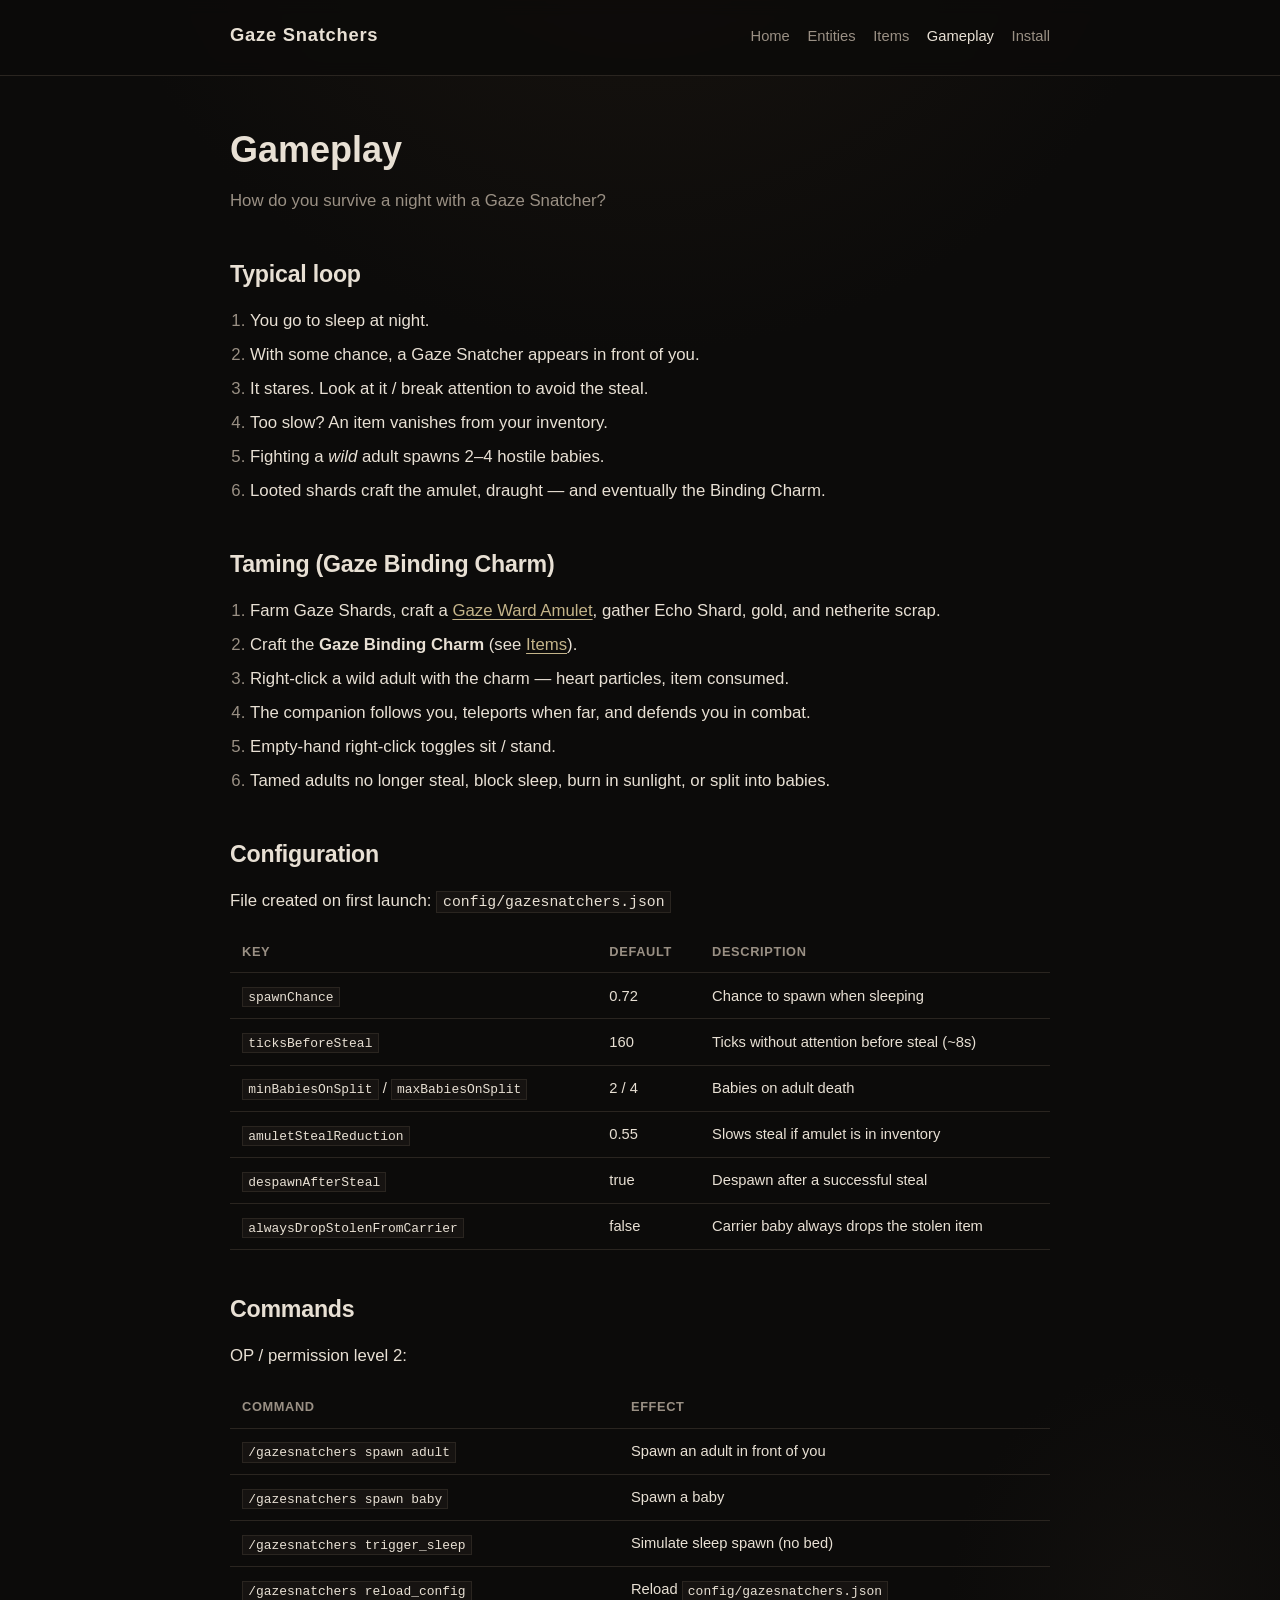
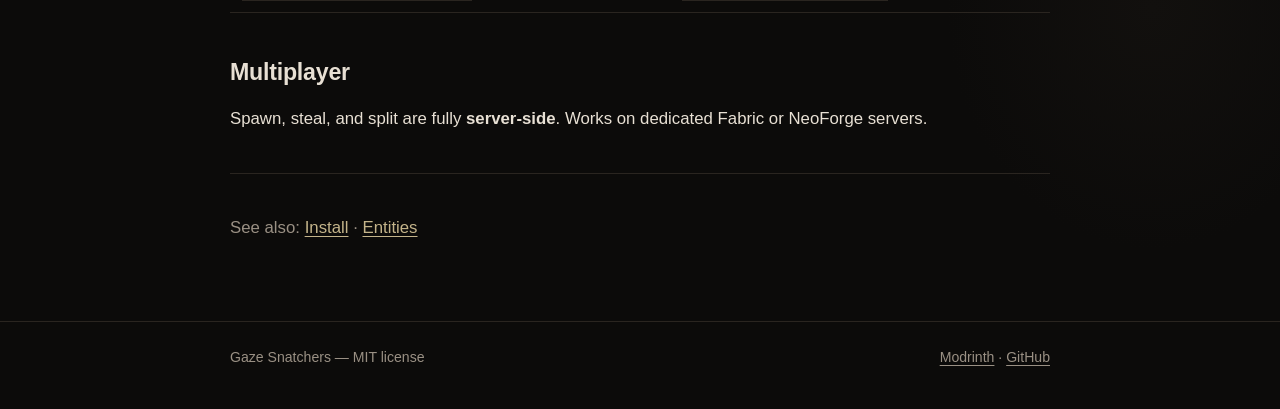
<file: wiki/gameplay.html>
<!DOCTYPE html>
<html lang="en">
<head>
  <meta charset="utf-8">
  <meta name="viewport" content="width=device-width, initial-scale=1">
  <title>Gameplay — Gaze Snatchers</title>
  <meta name="description" content="Gameplay loop, taming with the Gaze Binding Charm, configuration, and debug commands for Gaze Snatchers.">
  <link rel="icon" href="assets/icon.png" type="image/png">
  <link rel="stylesheet" href="assets/style.css">
</head>
<body>
  <header class="site-header">
    <div class="wrap">
      <a class="brand" href="index.html">Gaze Snatchers</a>
      <nav>
        <ul class="nav">
          <li><a href="index.html">Home</a></li>
          <li><a href="entities.html">Entities</a></li>
          <li><a href="items.html">Items</a></li>
          <li><a href="gameplay.html" aria-current="page">Gameplay</a></li>
          <li><a href="install.html">Install</a></li>
        </ul>
      </nav>
    </div>
  </header>

  <main class="wrap" style="padding-top: 2.75rem;">
    <h1 style="font-size: clamp(1.75rem, 4vw, 2.25rem); margin: 0 0 0.5rem;">Gameplay</h1>
    <p class="muted">How do you survive a night with a Gaze Snatcher?</p>

    <h2>Typical loop</h2>
    <ol>
      <li>You go to sleep at night.</li>
      <li>With some chance, a Gaze Snatcher appears in front of you.</li>
      <li>It stares. Look at it / break attention to avoid the steal.</li>
      <li>Too slow? An item vanishes from your inventory.</li>
      <li>Fighting a <em>wild</em> adult spawns 2–4 hostile babies.</li>
      <li>Looted shards craft the amulet, draught — and eventually the Binding Charm.</li>
    </ol>

    <h2>Taming (Gaze Binding Charm)</h2>
    <ol>
      <li>Farm Gaze Shards, craft a <a href="items.html">Gaze Ward Amulet</a>, gather Echo Shard, gold, and netherite scrap.</li>
      <li>Craft the <strong>Gaze Binding Charm</strong> (see <a href="items.html">Items</a>).</li>
      <li>Right-click a wild adult with the charm — heart particles, item consumed.</li>
      <li>The companion follows you, teleports when far, and defends you in combat.</li>
      <li>Empty-hand right-click toggles sit / stand.</li>
      <li>Tamed adults no longer steal, block sleep, burn in sunlight, or split into babies.</li>
    </ol>

    <h2>Configuration</h2>
    <p>
      File created on first launch:
      <code>config/gazesnatchers.json</code>
    </p>

    <div class="table-wrap">
      <table>
        <thead>
          <tr>
            <th>Key</th>
            <th>Default</th>
            <th>Description</th>
          </tr>
        </thead>
        <tbody>
          <tr>
            <td><code>spawnChance</code></td>
            <td>0.72</td>
            <td>Chance to spawn when sleeping</td>
          </tr>
          <tr>
            <td><code>ticksBeforeSteal</code></td>
            <td>160</td>
            <td>Ticks without attention before steal (~8s)</td>
          </tr>
          <tr>
            <td><code>minBabiesOnSplit</code> / <code>maxBabiesOnSplit</code></td>
            <td>2 / 4</td>
            <td>Babies on adult death</td>
          </tr>
          <tr>
            <td><code>amuletStealReduction</code></td>
            <td>0.55</td>
            <td>Slows steal if amulet is in inventory</td>
          </tr>
          <tr>
            <td><code>despawnAfterSteal</code></td>
            <td>true</td>
            <td>Despawn after a successful steal</td>
          </tr>
          <tr>
            <td><code>alwaysDropStolenFromCarrier</code></td>
            <td>false</td>
            <td>Carrier baby always drops the stolen item</td>
          </tr>
        </tbody>
      </table>
    </div>

    <h2>Commands</h2>
    <p>OP / permission level 2:</p>
    <div class="table-wrap">
      <table>
        <thead>
          <tr>
            <th>Command</th>
            <th>Effect</th>
          </tr>
        </thead>
        <tbody>
          <tr>
            <td><code>/gazesnatchers spawn adult</code></td>
            <td>Spawn an adult in front of you</td>
          </tr>
          <tr>
            <td><code>/gazesnatchers spawn baby</code></td>
            <td>Spawn a baby</td>
          </tr>
          <tr>
            <td><code>/gazesnatchers trigger_sleep</code></td>
            <td>Simulate sleep spawn (no bed)</td>
          </tr>
          <tr>
            <td><code>/gazesnatchers reload_config</code></td>
            <td>Reload <code>config/gazesnatchers.json</code></td>
          </tr>
        </tbody>
      </table>
    </div>

    <h2>Multiplayer</h2>
    <p>
      Spawn, steal, and split are fully <strong>server-side</strong>.
      Works on dedicated Fabric or NeoForge servers.
    </p>

    <hr>
    <p class="muted">See also: <a href="install.html">Install</a> · <a href="entities.html">Entities</a></p>
  </main>

  <footer class="site-footer">
    <div class="wrap">
      <span>Gaze Snatchers — MIT license</span>
      <span><a href="https://modrinth.com/project/gaze-snatcher">Modrinth</a> · <a href="https://github.com/Jason54jg/Gaze-Snatchers">GitHub</a></span>
    </div>
  </footer>
</body>
</html>
</file>
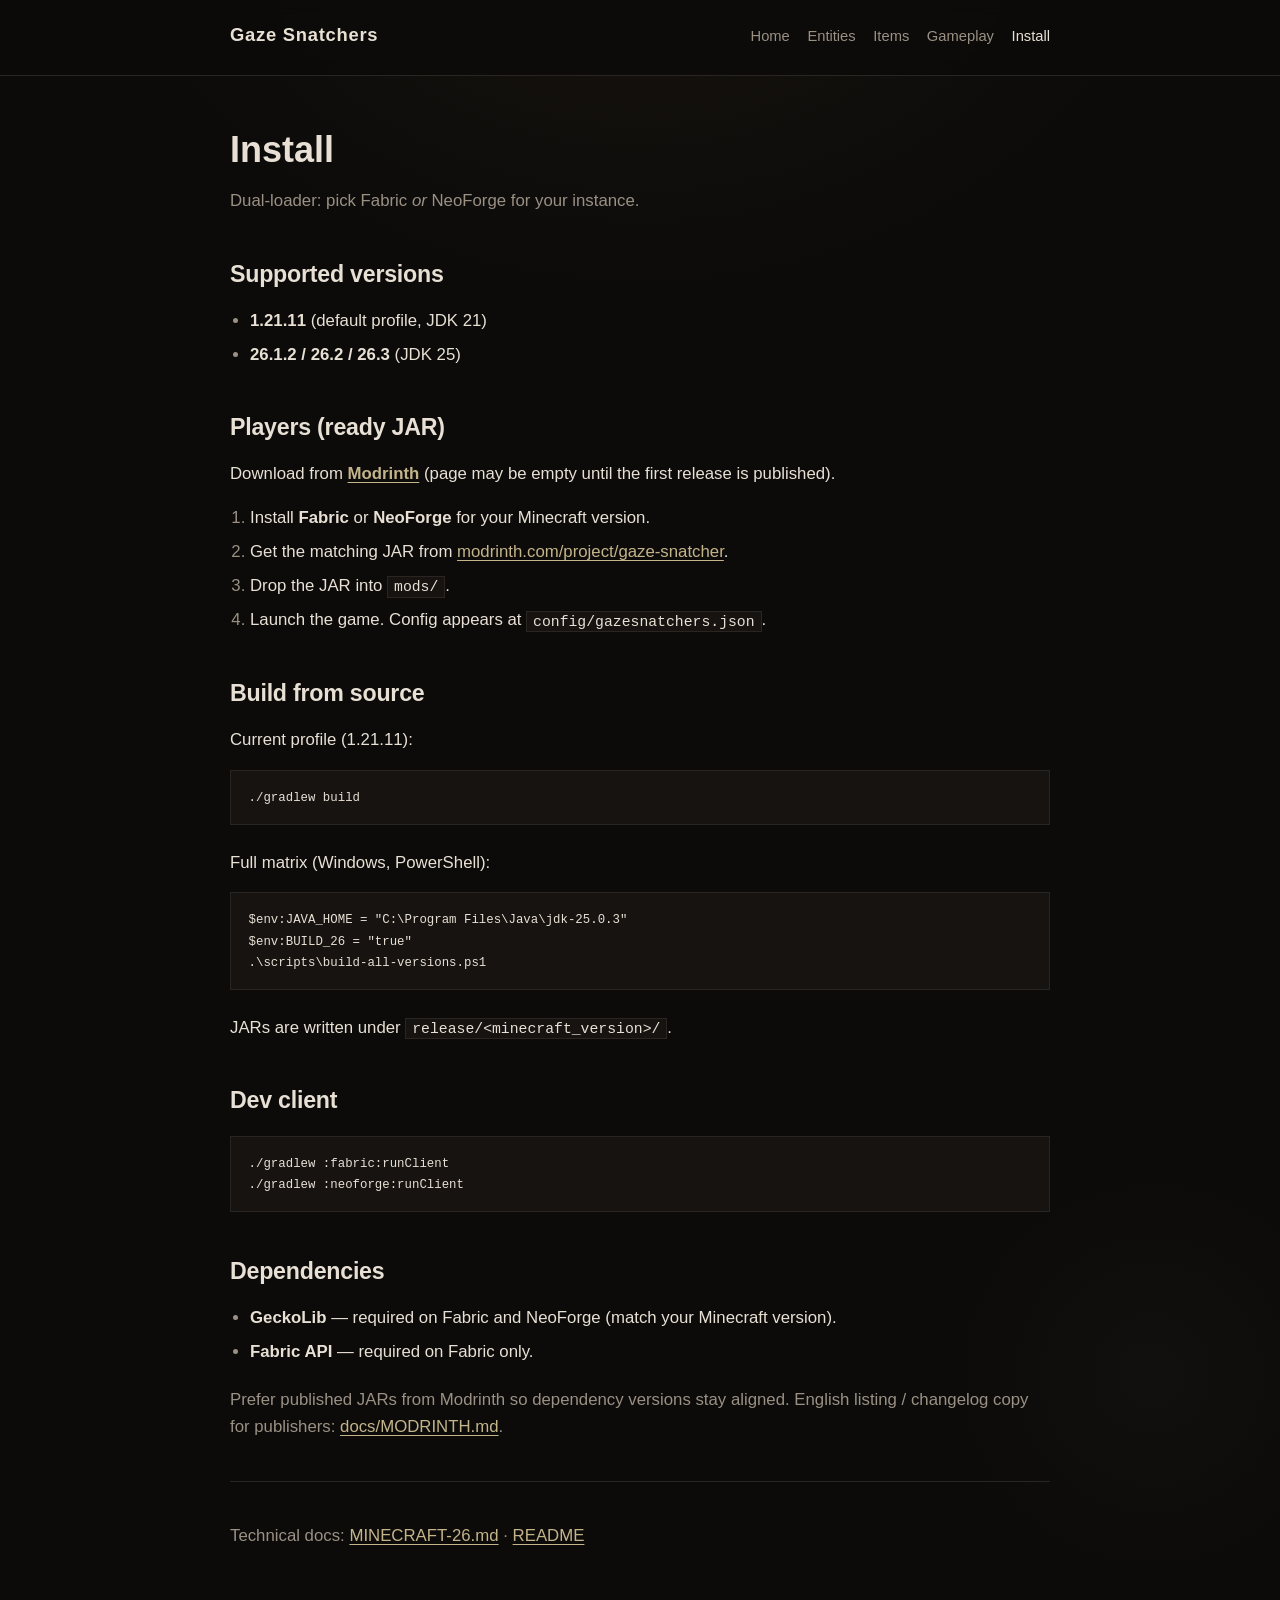
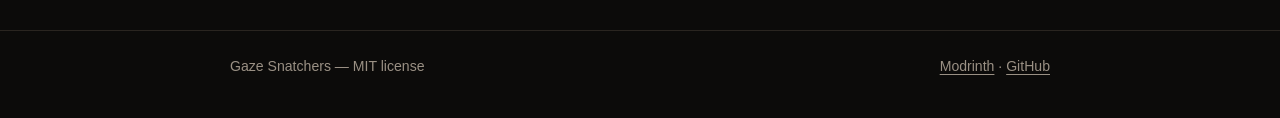
<file: wiki/install.html>
<!DOCTYPE html>
<html lang="en">
<head>
  <meta charset="utf-8">
  <meta name="viewport" content="width=device-width, initial-scale=1">
  <title>Install — Gaze Snatchers</title>
  <meta name="description" content="Install Gaze Snatchers on Fabric or NeoForge (1.21.11 and 26.x).">
  <link rel="icon" href="assets/icon.png" type="image/png">
  <link rel="stylesheet" href="assets/style.css">
</head>
<body>
  <header class="site-header">
    <div class="wrap">
      <a class="brand" href="index.html">Gaze Snatchers</a>
      <nav>
        <ul class="nav">
          <li><a href="index.html">Home</a></li>
          <li><a href="entities.html">Entities</a></li>
          <li><a href="items.html">Items</a></li>
          <li><a href="gameplay.html">Gameplay</a></li>
          <li><a href="install.html" aria-current="page">Install</a></li>
        </ul>
      </nav>
    </div>
  </header>

  <main class="wrap" style="padding-top: 2.75rem;">
    <h1 style="font-size: clamp(1.75rem, 4vw, 2.25rem); margin: 0 0 0.5rem;">Install</h1>
    <p class="muted">Dual-loader: pick Fabric <em>or</em> NeoForge for your instance.</p>

    <h2>Supported versions</h2>
    <ul>
      <li><strong>1.21.11</strong> (default profile, JDK 21)</li>
      <li><strong>26.1.2 / 26.2 / 26.3</strong> (JDK 25)</li>
    </ul>

    <h2>Players (ready JAR)</h2>
    <p>
      Download from
      <a href="https://modrinth.com/project/gaze-snatcher"><strong>Modrinth</strong></a>
      (page may be empty until the first release is published).
    </p>
    <ol>
      <li>Install <strong>Fabric</strong> or <strong>NeoForge</strong> for your Minecraft version.</li>
      <li>Get the matching JAR from
        <a href="https://modrinth.com/project/gaze-snatcher">modrinth.com/project/gaze-snatcher</a>.</li>
      <li>Drop the JAR into <code>mods/</code>.</li>
      <li>Launch the game. Config appears at <code>config/gazesnatchers.json</code>.</li>
    </ol>

    <h2>Build from source</h2>
    <p>Current profile (1.21.11):</p>
    <pre><code>./gradlew build</code></pre>
    <p>Full matrix (Windows, PowerShell):</p>
    <pre><code>$env:JAVA_HOME = "C:\Program Files\Java\jdk-25.0.3"
$env:BUILD_26 = "true"
.\scripts\build-all-versions.ps1</code></pre>
    <p>JARs are written under <code>release/&lt;minecraft_version&gt;/</code>.</p>

    <h2>Dev client</h2>
    <pre><code>./gradlew :fabric:runClient
./gradlew :neoforge:runClient</code></pre>

    <h2>Dependencies</h2>
    <ul>
      <li><strong>GeckoLib</strong> — required on Fabric and NeoForge (match your Minecraft version).</li>
      <li><strong>Fabric API</strong> — required on Fabric only.</li>
    </ul>
    <p class="muted">
      Prefer published JARs from Modrinth so dependency versions stay aligned.
      English listing / changelog copy for publishers:
      <a href="https://github.com/Jason54jg/Gaze-Snatchers/blob/main/docs/MODRINTH.md">docs/MODRINTH.md</a>.
    </p>

    <hr>
    <p class="muted">
      Technical docs:
      <a href="https://github.com/Jason54jg/Gaze-Snatchers/blob/main/docs/MINECRAFT-26.md">MINECRAFT-26.md</a>
      ·
      <a href="https://github.com/Jason54jg/Gaze-Snatchers">README</a>
    </p>
  </main>

  <footer class="site-footer">
    <div class="wrap">
      <span>Gaze Snatchers — MIT license</span>
      <span><a href="https://modrinth.com/project/gaze-snatcher">Modrinth</a> · <a href="https://github.com/Jason54jg/Gaze-Snatchers">GitHub</a></span>
    </div>
  </footer>
</body>
</html>
</file>
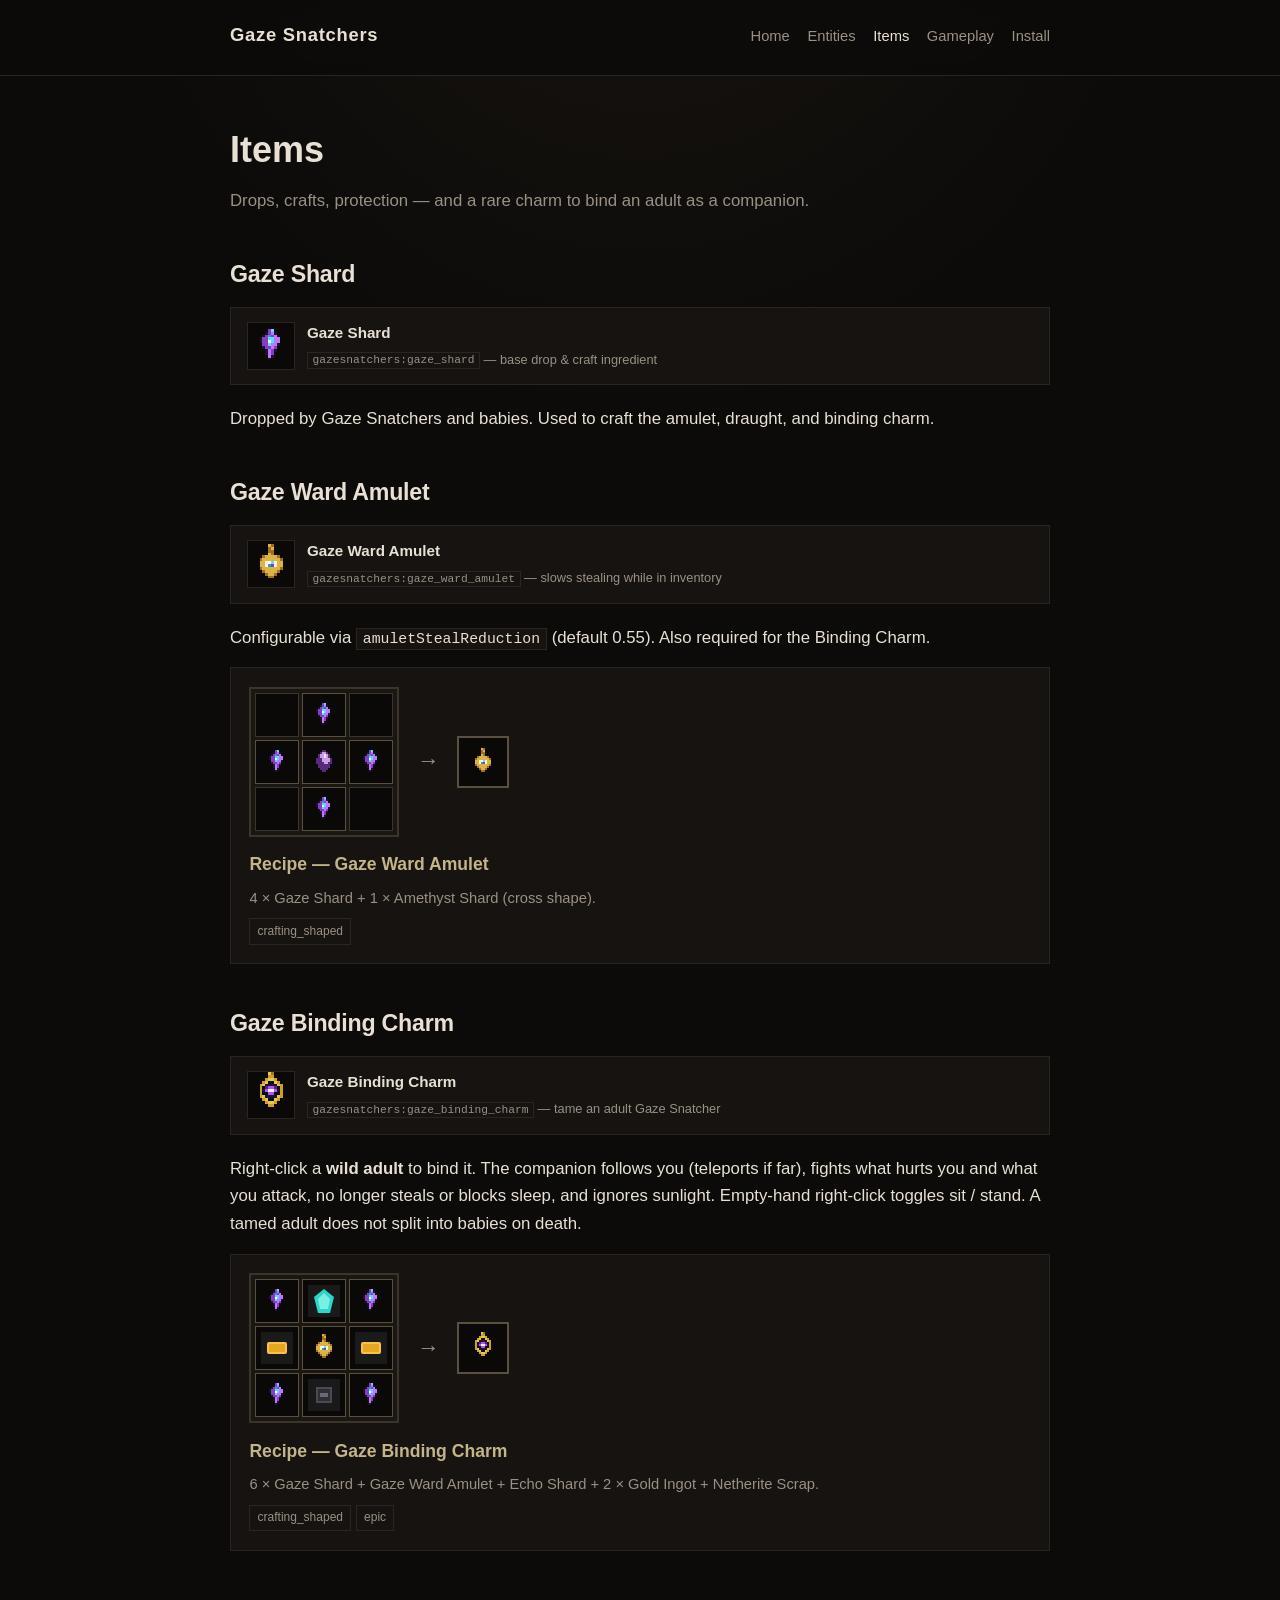
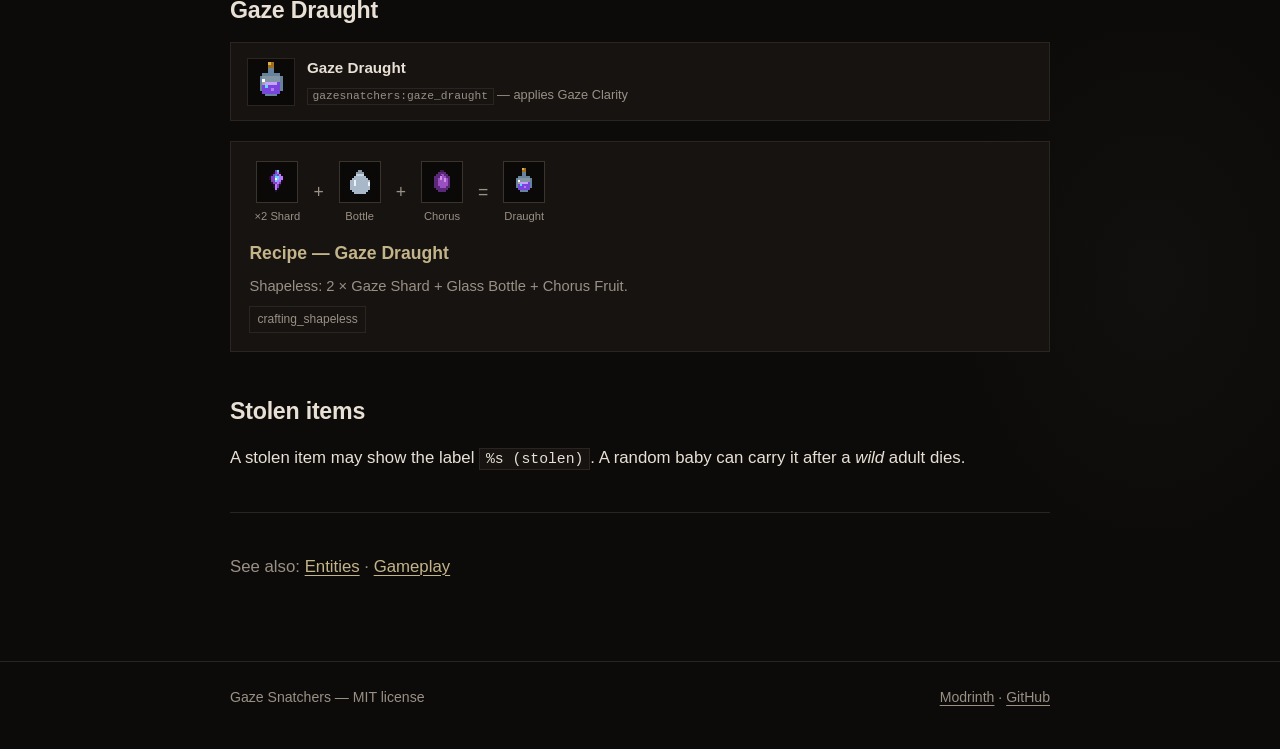
<file: wiki/items.html>
<!DOCTYPE html>
<html lang="en">
<head>
  <meta charset="utf-8">
  <meta name="viewport" content="width=device-width, initial-scale=1">
  <title>Items — Gaze Snatchers</title>
  <meta name="description" content="Gaze Shard, Gaze Ward Amulet, Gaze Binding Charm, Gaze Draught, and illustrated recipes.">
  <link rel="icon" href="assets/icon.png" type="image/png">
  <link rel="stylesheet" href="assets/style.css">
</head>
<body>
  <header class="site-header">
    <div class="wrap">
      <a class="brand" href="index.html">Gaze Snatchers</a>
      <nav>
        <ul class="nav">
          <li><a href="index.html">Home</a></li>
          <li><a href="entities.html">Entities</a></li>
          <li><a href="items.html" aria-current="page">Items</a></li>
          <li><a href="gameplay.html">Gameplay</a></li>
          <li><a href="install.html">Install</a></li>
        </ul>
      </nav>
    </div>
  </header>

  <main class="wrap" style="padding-top: 2.75rem;">
    <h1 style="font-size: clamp(1.75rem, 4vw, 2.25rem); margin: 0 0 0.5rem;">Items</h1>
    <p class="muted">Drops, crafts, protection — and a rare charm to bind an adult as a companion.</p>

    <h2>Gaze Shard</h2>
    <div class="item-card" style="margin-bottom: 1.25rem;">
      <img src="assets/items/gaze_shard.png" alt="Gaze Shard">
      <div>
        <strong>Gaze Shard</strong>
        <span><code>gazesnatchers:gaze_shard</code> — base drop &amp; craft ingredient</span>
      </div>
    </div>
    <p>
      Dropped by Gaze Snatchers and babies. Used to craft the amulet, draught, and binding charm.
    </p>

    <h2>Gaze Ward Amulet</h2>
    <div class="item-card" style="margin-bottom: 1.25rem;">
      <img src="assets/items/gaze_ward_amulet.png" alt="Gaze Ward Amulet">
      <div>
        <strong>Gaze Ward Amulet</strong>
        <span><code>gazesnatchers:gaze_ward_amulet</code> — slows stealing while in inventory</span>
      </div>
    </div>
    <p>
      Configurable via <code>amuletStealReduction</code> (default 0.55). Also required for the Binding Charm.
    </p>

    <div class="craft">
      <div class="craft-grid" aria-label="Crafting grid for Gaze Ward Amulet">
        <div class="slot"></div>
        <div class="slot filled"><img src="assets/items/gaze_shard.png" alt="Gaze Shard"></div>
        <div class="slot"></div>
        <div class="slot filled"><img src="assets/items/gaze_shard.png" alt="Gaze Shard"></div>
        <div class="slot filled"><img src="assets/items/amethyst_shard.svg" alt="Amethyst Shard"></div>
        <div class="slot filled"><img src="assets/items/gaze_shard.png" alt="Gaze Shard"></div>
        <div class="slot"></div>
        <div class="slot filled"><img src="assets/items/gaze_shard.png" alt="Gaze Shard"></div>
        <div class="slot"></div>
      </div>
      <div class="craft-arrow" aria-hidden="true">→</div>
      <div class="craft-result">
        <img src="assets/items/gaze_ward_amulet.png" alt="Gaze Ward Amulet">
      </div>
      <div class="craft-meta">
        <h3>Recipe — Gaze Ward Amulet</h3>
        <p>4 × Gaze Shard + 1 × Amethyst Shard (cross shape).</p>
        <span class="tag">crafting_shaped</span>
      </div>
    </div>

    <h2>Gaze Binding Charm</h2>
    <div class="item-card" style="margin-bottom: 1.25rem;">
      <img src="assets/items/gaze_binding_charm.png" alt="Gaze Binding Charm">
      <div>
        <strong>Gaze Binding Charm</strong>
        <span><code>gazesnatchers:gaze_binding_charm</code> — tame an adult Gaze Snatcher</span>
      </div>
    </div>
    <p>
      Right-click a <strong>wild adult</strong> to bind it. The companion follows you (teleports if far),
      fights what hurts you and what you attack, no longer steals or blocks sleep, and ignores sunlight.
      Empty-hand right-click toggles sit / stand. A tamed adult does not split into babies on death.
    </p>

    <div class="craft">
      <div class="craft-grid" aria-label="Crafting grid for Gaze Binding Charm">
        <div class="slot filled"><img src="assets/items/gaze_shard.png" alt="Gaze Shard"></div>
        <div class="slot filled"><img src="assets/items/echo_shard.svg" alt="Echo Shard"></div>
        <div class="slot filled"><img src="assets/items/gaze_shard.png" alt="Gaze Shard"></div>
        <div class="slot filled"><img src="assets/items/gold_ingot.svg" alt="Gold Ingot"></div>
        <div class="slot filled"><img src="assets/items/gaze_ward_amulet.png" alt="Gaze Ward Amulet"></div>
        <div class="slot filled"><img src="assets/items/gold_ingot.svg" alt="Gold Ingot"></div>
        <div class="slot filled"><img src="assets/items/gaze_shard.png" alt="Gaze Shard"></div>
        <div class="slot filled"><img src="assets/items/netherite_scrap.svg" alt="Netherite Scrap"></div>
        <div class="slot filled"><img src="assets/items/gaze_shard.png" alt="Gaze Shard"></div>
      </div>
      <div class="craft-arrow" aria-hidden="true">→</div>
      <div class="craft-result">
        <img src="assets/items/gaze_binding_charm.png" alt="Gaze Binding Charm">
      </div>
      <div class="craft-meta">
        <h3>Recipe — Gaze Binding Charm</h3>
        <p>
          6 × Gaze Shard + Gaze Ward Amulet + Echo Shard + 2 × Gold Ingot + Netherite Scrap.
        </p>
        <span class="tag">crafting_shaped</span>
        <span class="tag">epic</span>
      </div>
    </div>

    <h2>Gaze Draught</h2>
    <div class="item-card" style="margin-bottom: 1.25rem;">
      <img src="assets/items/gaze_draught.png" alt="Gaze Draught">
      <div>
        <strong>Gaze Draught</strong>
        <span><code>gazesnatchers:gaze_draught</code> — applies Gaze Clarity</span>
      </div>
    </div>

    <div class="craft">
      <div class="craft-shapeless" aria-label="Shapeless recipe for Gaze Draught">
        <div class="ing">
          <img src="assets/items/gaze_shard.png" alt="Gaze Shard">
          <span>×2 Shard</span>
        </div>
        <span class="plus">+</span>
        <div class="ing">
          <img src="assets/items/glass_bottle.svg" alt="Glass Bottle">
          <span>Bottle</span>
        </div>
        <span class="plus">+</span>
        <div class="ing">
          <img src="assets/items/chorus_fruit.svg" alt="Chorus Fruit">
          <span>Chorus</span>
        </div>
        <span class="eq">=</span>
        <div class="ing">
          <img src="assets/items/gaze_draught.png" alt="Gaze Draught">
          <span>Draught</span>
        </div>
      </div>
      <div class="craft-meta">
        <h3>Recipe — Gaze Draught</h3>
        <p>Shapeless: 2 × Gaze Shard + Glass Bottle + Chorus Fruit.</p>
        <span class="tag">crafting_shapeless</span>
      </div>
    </div>

    <h2>Stolen items</h2>
    <p>
      A stolen item may show the label
      <code>%s (stolen)</code>. A random baby can carry it
      after a <em>wild</em> adult dies.
    </p>

    <hr>
    <p class="muted">See also: <a href="entities.html">Entities</a> · <a href="gameplay.html">Gameplay</a></p>
  </main>

  <footer class="site-footer">
    <div class="wrap">
      <span>Gaze Snatchers — MIT license</span>
      <span><a href="https://modrinth.com/project/gaze-snatcher">Modrinth</a> · <a href="https://github.com/Jason54jg/Gaze-Snatchers">GitHub</a></span>
    </div>
  </footer>
</body>
</html>
</file>
<file: assets/style.css>
:root {
  --bg: #0c0b0a;
  --bg-elevated: #161311;
  --ink: #e8e0d4;
  --muted: #9a9084;
  --line: #2a2520;
  --accent: #c4b48a;
  --danger: #a85a4a;
  --ok: #7a9a6a;
  --font-display: "Segoe UI", "Helvetica Neue", sans-serif;
  --font-body: "Segoe UI", "Helvetica Neue", sans-serif;
  --max: 720px;
}

*,
*::before,
*::after {
  box-sizing: border-box;
}

html {
  scroll-behavior: smooth;
}

body {
  margin: 0;
  min-height: 100vh;
  font-family: var(--font-body);
  font-size: 1.05rem;
  line-height: 1.65;
  color: var(--ink);
  background:
    radial-gradient(ellipse 80% 50% at 50% -10%, #1a1510 0%, transparent 55%),
    radial-gradient(ellipse 40% 30% at 90% 80%, #12100e 0%, transparent 40%),
    var(--bg);
}

a {
  color: var(--accent);
  text-decoration-thickness: 1px;
  text-underline-offset: 3px;
}

a:hover {
  color: #e8dcb0;
}

.wrap {
  width: min(100% - 2rem, var(--max));
  margin-inline: auto;
}

/* —— Header —— */
.site-header {
  border-bottom: 1px solid var(--line);
  padding: 1.25rem 0;
  background: rgba(12, 11, 10, 0.85);
  backdrop-filter: blur(8px);
  position: sticky;
  top: 0;
  z-index: 10;
}

.site-header .wrap {
  display: flex;
  flex-wrap: wrap;
  align-items: baseline;
  justify-content: space-between;
  gap: 0.75rem 1.5rem;
}

.brand {
  font-family: var(--font-display);
  font-weight: 700;
  font-size: 1.15rem;
  letter-spacing: 0.04em;
  color: var(--ink);
  text-decoration: none;
}

.brand:hover {
  color: var(--accent);
}

.nav {
  display: flex;
  flex-wrap: wrap;
  gap: 0.35rem 1.1rem;
  list-style: none;
  margin: 0;
  padding: 0;
  font-size: 0.92rem;
}

.nav a {
  color: var(--muted);
  text-decoration: none;
}

.nav a:hover,
.nav a[aria-current="page"] {
  color: var(--ink);
}

/* —— Hero —— */
.hero {
  padding: 4rem 0 3rem;
  border-bottom: 1px solid var(--line);
}

.hero h1 {
  margin: 0 0 0.75rem;
  font-family: var(--font-display);
  font-size: clamp(2rem, 5vw, 2.75rem);
  font-weight: 700;
  letter-spacing: -0.02em;
  line-height: 1.15;
}

.hero .lead {
  margin: 0 0 1.75rem;
  color: var(--muted);
  font-size: 1.15rem;
  max-width: 36em;
}

.cta-row {
  display: flex;
  flex-wrap: wrap;
  gap: 0.75rem;
}

.btn {
  display: inline-block;
  padding: 0.65rem 1.15rem;
  border: 1px solid var(--line);
  background: var(--bg-elevated);
  color: var(--ink);
  text-decoration: none;
  font-size: 0.95rem;
  transition: border-color 0.15s, background 0.15s;
}

.btn:hover {
  border-color: var(--accent);
  color: var(--ink);
  background: #1e1a16;
}

.btn-primary {
  background: var(--accent);
  border-color: var(--accent);
  color: #12100c;
  font-weight: 600;
}

.btn-primary:hover {
  background: #e8dcb0;
  border-color: #e8dcb0;
  color: #12100c;
}

/* —— Content —— */
main {
  padding: 2.5rem 0 4rem;
}

h2 {
  margin: 2.5rem 0 0.85rem;
  font-family: var(--font-display);
  font-size: 1.45rem;
  font-weight: 650;
  letter-spacing: -0.01em;
}

h2:first-child {
  margin-top: 0;
}

h3 {
  margin: 1.75rem 0 0.5rem;
  font-size: 1.1rem;
  font-weight: 600;
  color: var(--accent);
}

p {
  margin: 0 0 1rem;
}

.muted {
  color: var(--muted);
}

ul,
ol {
  margin: 0 0 1.25rem;
  padding-left: 1.25rem;
}

li {
  margin-bottom: 0.4rem;
}

li::marker {
  color: var(--muted);
}

hr {
  border: none;
  border-top: 1px solid var(--line);
  margin: 2.5rem 0;
}

/* —— Feature list —— */
.features {
  display: grid;
  gap: 1.25rem;
  margin: 1.5rem 0 2rem;
}

.feature {
  padding: 1.15rem 0;
  border-top: 1px solid var(--line);
}

.feature:last-child {
  border-bottom: 1px solid var(--line);
}

.feature h3 {
  margin: 0 0 0.35rem;
  color: var(--ink);
}

.feature p {
  margin: 0;
  color: var(--muted);
  font-size: 0.98rem;
}

/* —— Tables —— */
.table-wrap {
  overflow-x: auto;
  margin: 1rem 0 1.5rem;
}

table {
  width: 100%;
  border-collapse: collapse;
  font-size: 0.92rem;
}

th,
td {
  text-align: left;
  padding: 0.65rem 0.75rem;
  border-bottom: 1px solid var(--line);
  vertical-align: top;
}

th {
  color: var(--muted);
  font-weight: 600;
  font-size: 0.8rem;
  text-transform: uppercase;
  letter-spacing: 0.05em;
}

code,
kbd {
  font-family: ui-monospace, "Cascadia Code", Consolas, monospace;
  font-size: 0.88em;
  background: var(--bg-elevated);
  padding: 0.12em 0.4em;
  border: 1px solid var(--line);
}

pre {
  margin: 1rem 0 1.5rem;
  padding: 1rem 1.1rem;
  overflow-x: auto;
  background: var(--bg-elevated);
  border: 1px solid var(--line);
  font-size: 0.88rem;
  line-height: 1.5;
}

pre code {
  background: none;
  border: none;
  padding: 0;
}

/* —— Craft —— */
.craft {
  display: grid;
  grid-template-columns: auto 1fr;
  gap: 1rem 1.5rem;
  align-items: start;
  margin: 1rem 0 1.75rem;
  padding: 1.15rem;
  background: var(--bg-elevated);
  border: 1px solid var(--line);
}

.craft-grid {
  display: grid;
  grid-template-columns: repeat(3, 2.4rem);
  grid-template-rows: repeat(3, 2.4rem);
  gap: 3px;
}

.slot {
  display: flex;
  align-items: center;
  justify-content: center;
  background: #0a0908;
  border: 1px solid #3a342c;
  font-size: 0.65rem;
  color: var(--muted);
  text-align: center;
  line-height: 1.1;
  padding: 2px;
}

.slot.filled {
  color: var(--accent);
  border-color: #5a5040;
}

.craft-meta h3 {
  margin: 0 0 0.4rem;
}

.craft-meta p {
  margin: 0;
  font-size: 0.92rem;
  color: var(--muted);
}

.tag {
  display: inline-block;
  margin-top: 0.5rem;
  font-size: 0.75rem;
  color: var(--muted);
  border: 1px solid var(--line);
  padding: 0.15rem 0.45rem;
}

/* —— Footer —— */
.site-footer {
  border-top: 1px solid var(--line);
  padding: 1.5rem 0 2.5rem;
  color: var(--muted);
  font-size: 0.88rem;
}

.site-footer .wrap {
  display: flex;
  flex-wrap: wrap;
  justify-content: space-between;
  gap: 0.75rem;
}

.site-footer a {
  color: var(--muted);
}

.site-footer a:hover {
  color: var(--accent);
}

@media (max-width: 520px) {
  .craft {
    grid-template-columns: 1fr;
  }
}
</file>
<file: wiki/assets/style.css>
:root {
  --bg: #0c0b0a;
  --bg-elevated: #161311;
  --ink: #e8e0d4;
  --muted: #9a9084;
  --line: #2a2520;
  --accent: #c4b48a;
  --danger: #a85a4a;
  --ok: #7a9a6a;
  --font-display: "Segoe UI", "Helvetica Neue", sans-serif;
  --font-body: "Segoe UI", "Helvetica Neue", sans-serif;
  --max: 820px;
}

*,
*::before,
*::after {
  box-sizing: border-box;
}

html {
  scroll-behavior: smooth;
}

body {
  margin: 0;
  min-height: 100vh;
  font-family: var(--font-body);
  font-size: 1.05rem;
  line-height: 1.65;
  color: var(--ink);
  background:
    radial-gradient(ellipse 80% 50% at 50% -10%, #1a1510 0%, transparent 55%),
    radial-gradient(ellipse 40% 30% at 90% 80%, #12100e 0%, transparent 40%),
    var(--bg);
}

a {
  color: var(--accent);
  text-decoration-thickness: 1px;
  text-underline-offset: 3px;
}

a:hover {
  color: #e8dcb0;
}

.wrap {
  width: min(100% - 2rem, var(--max));
  margin-inline: auto;
}

/* —— Header —— */
.site-header {
  border-bottom: 1px solid var(--line);
  padding: 1.25rem 0;
  background: rgba(12, 11, 10, 0.85);
  backdrop-filter: blur(8px);
  position: sticky;
  top: 0;
  z-index: 10;
}

.site-header .wrap {
  display: flex;
  flex-wrap: wrap;
  align-items: baseline;
  justify-content: space-between;
  gap: 0.75rem 1.5rem;
}

.brand {
  font-family: var(--font-display);
  font-weight: 700;
  font-size: 1.15rem;
  letter-spacing: 0.04em;
  color: var(--ink);
  text-decoration: none;
}

.brand:hover {
  color: var(--accent);
}

.nav {
  display: flex;
  flex-wrap: wrap;
  gap: 0.35rem 1.1rem;
  list-style: none;
  margin: 0;
  padding: 0;
  font-size: 0.92rem;
}

.nav a {
  color: var(--muted);
  text-decoration: none;
}

.nav a:hover,
.nav a[aria-current="page"] {
  color: var(--ink);
}

/* —— Hero —— */
.hero {
  padding: 4rem 0 3rem;
  border-bottom: 1px solid var(--line);
}

.hero h1 {
  margin: 0 0 0.75rem;
  font-family: var(--font-display);
  font-size: clamp(2rem, 5vw, 2.75rem);
  font-weight: 700;
  letter-spacing: -0.02em;
  line-height: 1.15;
}

.hero .lead {
  margin: 0 0 1.75rem;
  color: var(--muted);
  font-size: 1.15rem;
  max-width: 36em;
}

.cta-row {
  display: flex;
  flex-wrap: wrap;
  gap: 0.75rem;
}

.btn {
  display: inline-block;
  padding: 0.65rem 1.15rem;
  border: 1px solid var(--line);
  background: var(--bg-elevated);
  color: var(--ink);
  text-decoration: none;
  font-size: 0.95rem;
  transition: border-color 0.15s, background 0.15s;
}

.btn:hover {
  border-color: var(--accent);
  color: var(--ink);
  background: #1e1a16;
}

.btn-primary {
  background: var(--accent);
  border-color: var(--accent);
  color: #12100c;
  font-weight: 600;
}

.btn-primary:hover {
  background: #e8dcb0;
  border-color: #e8dcb0;
  color: #12100c;
}

/* —— Content —— */
main {
  padding: 2.5rem 0 4rem;
}

h2 {
  margin: 2.5rem 0 0.85rem;
  font-family: var(--font-display);
  font-size: 1.45rem;
  font-weight: 650;
  letter-spacing: -0.01em;
}

h2:first-child {
  margin-top: 0;
}

h3 {
  margin: 1.75rem 0 0.5rem;
  font-size: 1.1rem;
  font-weight: 600;
  color: var(--accent);
}

p {
  margin: 0 0 1rem;
}

.muted {
  color: var(--muted);
}

ul,
ol {
  margin: 0 0 1.25rem;
  padding-left: 1.25rem;
}

li {
  margin-bottom: 0.4rem;
}

li::marker {
  color: var(--muted);
}

hr {
  border: none;
  border-top: 1px solid var(--line);
  margin: 2.5rem 0;
}

/* —— Feature list —— */
.features {
  display: grid;
  gap: 1.25rem;
  margin: 1.5rem 0 2rem;
}

.feature {
  padding: 1.15rem 0;
  border-top: 1px solid var(--line);
}

.feature:last-child {
  border-bottom: 1px solid var(--line);
}

.feature h3 {
  margin: 0 0 0.35rem;
  color: var(--ink);
}

.feature p {
  margin: 0;
  color: var(--muted);
  font-size: 0.98rem;
}

/* —— Tables —— */
.table-wrap {
  overflow-x: auto;
  margin: 1rem 0 1.5rem;
}

table {
  width: 100%;
  border-collapse: collapse;
  font-size: 0.92rem;
}

th,
td {
  text-align: left;
  padding: 0.65rem 0.75rem;
  border-bottom: 1px solid var(--line);
  vertical-align: top;
}

th {
  color: var(--muted);
  font-weight: 600;
  font-size: 0.8rem;
  text-transform: uppercase;
  letter-spacing: 0.05em;
}

code,
kbd {
  font-family: ui-monospace, "Cascadia Code", Consolas, monospace;
  font-size: 0.88em;
  background: var(--bg-elevated);
  padding: 0.12em 0.4em;
  border: 1px solid var(--line);
}

pre {
  margin: 1rem 0 1.5rem;
  padding: 1rem 1.1rem;
  overflow-x: auto;
  background: var(--bg-elevated);
  border: 1px solid var(--line);
  font-size: 0.88rem;
  line-height: 1.5;
}

pre code {
  background: none;
  border: none;
  padding: 0;
}

/* —— Models / galleries —— */
.gallery {
  display: grid;
  grid-template-columns: repeat(auto-fit, minmax(200px, 1fr));
  gap: 0.85rem;
  margin: 1rem 0 1.5rem;
}

.gallery figure {
  margin: 0;
  background: #080706;
  border: 1px solid var(--line);
  overflow: hidden;
}

.gallery img {
  display: block;
  width: 100%;
  height: auto;
  aspect-ratio: 1;
  object-fit: contain;
  background: #0a0908;
}

.gallery figcaption {
  padding: 0.45rem 0.65rem;
  font-size: 0.8rem;
  color: var(--muted);
  border-top: 1px solid var(--line);
}

.entity-head {
  display: grid;
  grid-template-columns: minmax(140px, 220px) 1fr;
  gap: 1.25rem;
  align-items: start;
  margin: 1rem 0 1.5rem;
}

.entity-portrait {
  margin: 0;
  background: #080706;
  border: 1px solid var(--line);
}

.entity-portrait img {
  display: block;
  width: 100%;
  height: auto;
  aspect-ratio: 1;
  object-fit: contain;
}

.skin-sheet {
  max-width: 280px;
  border: 1px solid var(--line);
  background: #080706;
  image-rendering: pixelated;
}

.item-row {
  display: flex;
  flex-wrap: wrap;
  gap: 1rem;
  margin: 1rem 0 1.5rem;
}

.item-card {
  display: flex;
  align-items: center;
  gap: 0.75rem;
  padding: 0.75rem 1rem;
  background: var(--bg-elevated);
  border: 1px solid var(--line);
  min-width: min(100%, 220px);
}

.item-card img,
.item-icon {
  width: 48px;
  height: 48px;
  image-rendering: pixelated;
  flex-shrink: 0;
  background: #0a0908;
  border: 1px solid var(--line);
}

.item-card strong {
  display: block;
  font-size: 0.95rem;
}

.item-card span {
  font-size: 0.8rem;
  color: var(--muted);
}

.hero-visual {
  margin: 0 0 1.75rem;
  border: 1px solid var(--line);
  background: #080706;
  overflow: hidden;
}

.hero-visual img {
  display: block;
  width: 100%;
  max-height: 320px;
  object-fit: contain;
  object-position: center;
}

/* —— Craft —— */
.craft {
  display: grid;
  grid-template-columns: auto auto 1fr;
  gap: 0.85rem 1.1rem;
  align-items: center;
  margin: 1rem 0 1.75rem;
  padding: 1.15rem;
  background: var(--bg-elevated);
  border: 1px solid var(--line);
}

.craft-grid {
  display: grid;
  grid-template-columns: repeat(3, 2.75rem);
  grid-template-rows: repeat(3, 2.75rem);
  gap: 3px;
  background: #1a1612;
  padding: 4px;
  border: 2px solid #3a342c;
}

.craft-arrow {
  color: var(--muted);
  font-size: 1.4rem;
  user-select: none;
}

.craft-result {
  width: 3.25rem;
  height: 3.25rem;
  display: flex;
  align-items: center;
  justify-content: center;
  background: #0a0908;
  border: 2px solid #5a5040;
}

.craft-result img,
.slot img {
  width: 32px;
  height: 32px;
  image-rendering: pixelated;
  display: block;
}

.slot {
  display: flex;
  align-items: center;
  justify-content: center;
  background: #0a0908;
  border: 1px solid #3a342c;
  font-size: 0.65rem;
  color: var(--muted);
  text-align: center;
  line-height: 1.1;
  padding: 2px;
}

.slot.filled {
  border-color: #5a5040;
}

.craft-shapeless {
  display: flex;
  flex-wrap: wrap;
  align-items: center;
  gap: 0.5rem;
}

.craft-shapeless .plus,
.craft-shapeless .eq {
  color: var(--muted);
  font-size: 1.1rem;
}

.ing {
  display: flex;
  flex-direction: column;
  align-items: center;
  gap: 0.25rem;
  min-width: 3.5rem;
}

.ing img {
  width: 32px;
  height: 32px;
  image-rendering: pixelated;
  background: #0a0908;
  border: 1px solid #3a342c;
  padding: 4px;
  box-sizing: content-box;
}

.ing span {
  font-size: 0.7rem;
  color: var(--muted);
  text-align: center;
}

.craft-meta {
  grid-column: 1 / -1;
}

.craft-meta h3 {
  margin: 0 0 0.4rem;
}

.craft-meta p {
  margin: 0;
  font-size: 0.92rem;
  color: var(--muted);
}

.tag {
  display: inline-block;
  margin-top: 0.5rem;
  font-size: 0.75rem;
  color: var(--muted);
  border: 1px solid var(--line);
  padding: 0.15rem 0.45rem;
}

@media (max-width: 640px) {
  .entity-head {
    grid-template-columns: 1fr;
  }

  .craft {
    grid-template-columns: auto auto;
  }

  .craft-meta {
    grid-column: 1 / -1;
  }
}

/* —— Footer —— */
.site-footer {
  border-top: 1px solid var(--line);
  padding: 1.5rem 0 2.5rem;
  color: var(--muted);
  font-size: 0.88rem;
}

.site-footer .wrap {
  display: flex;
  flex-wrap: wrap;
  justify-content: space-between;
  gap: 0.75rem;
}

.site-footer a {
  color: var(--muted);
}

.site-footer a:hover {
  color: var(--accent);
}

@media (max-width: 520px) {
  .craft {
    grid-template-columns: 1fr;
  }
}
</file>
